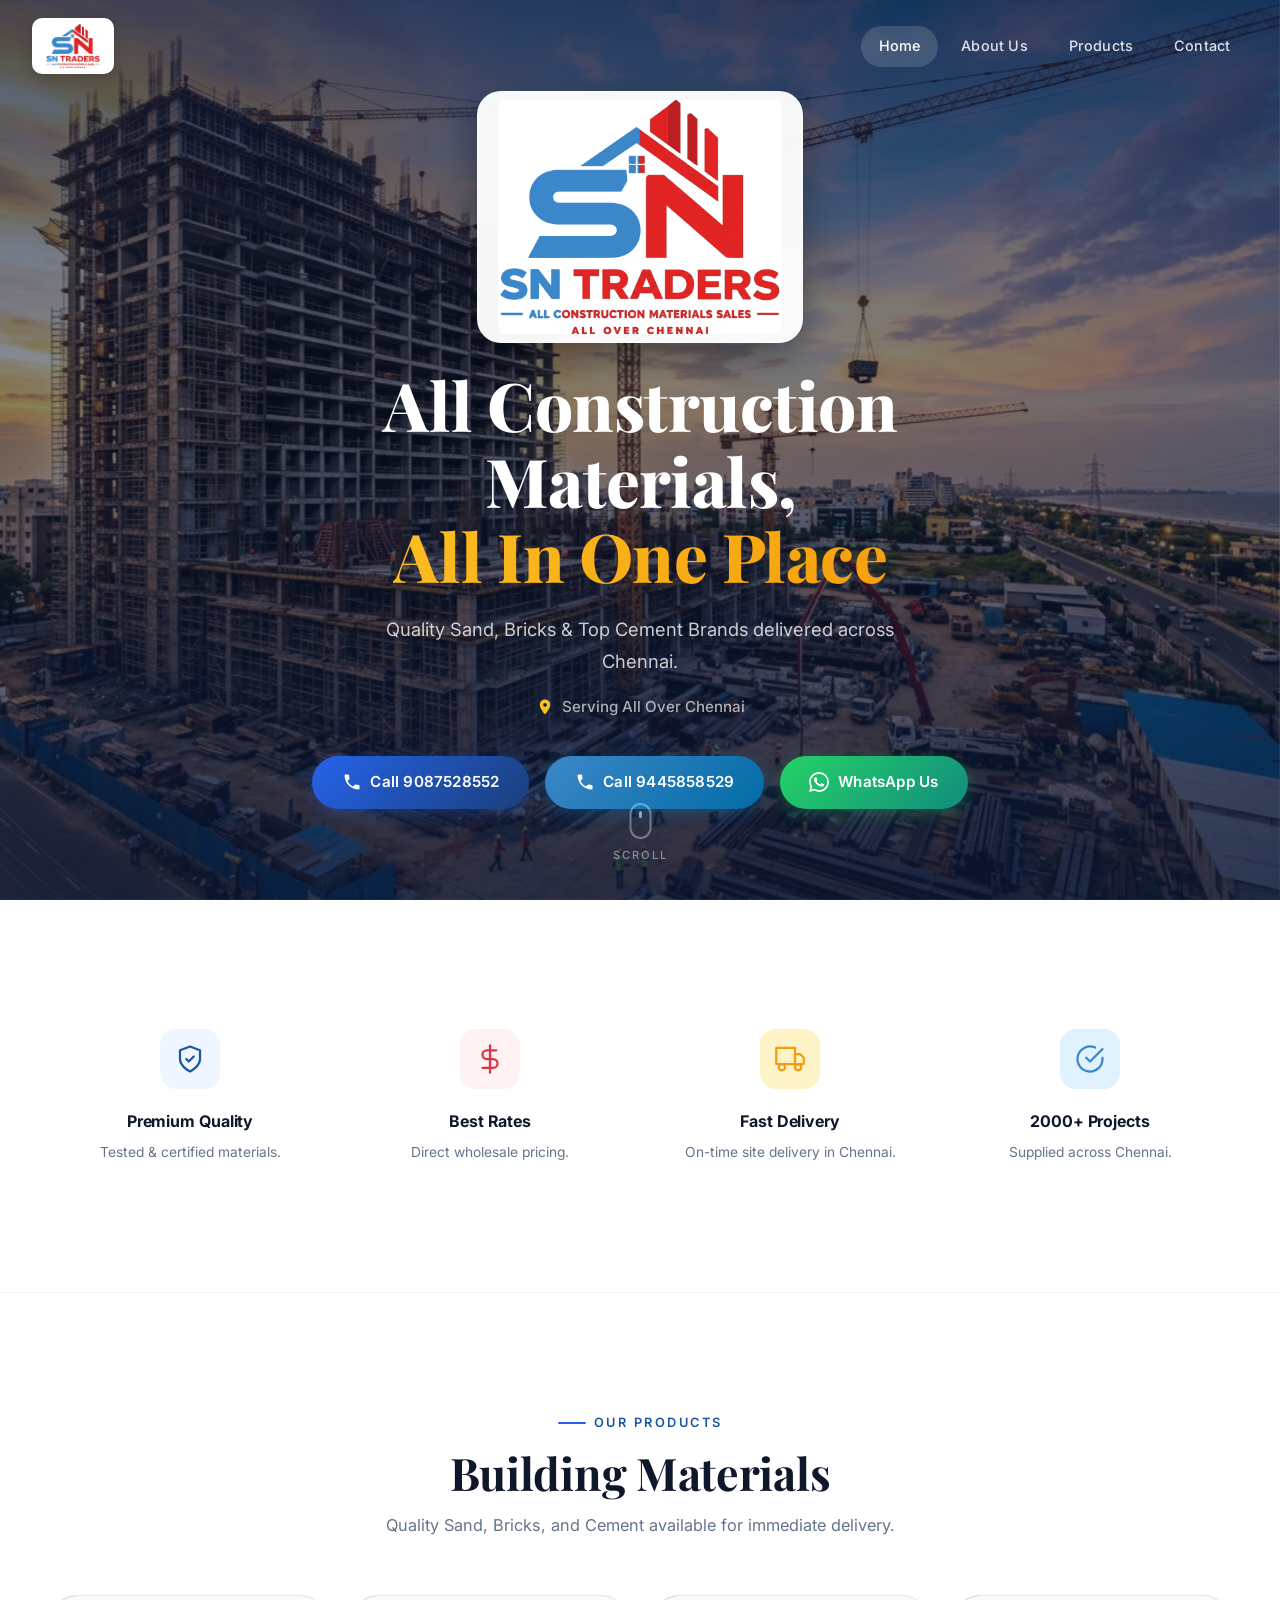
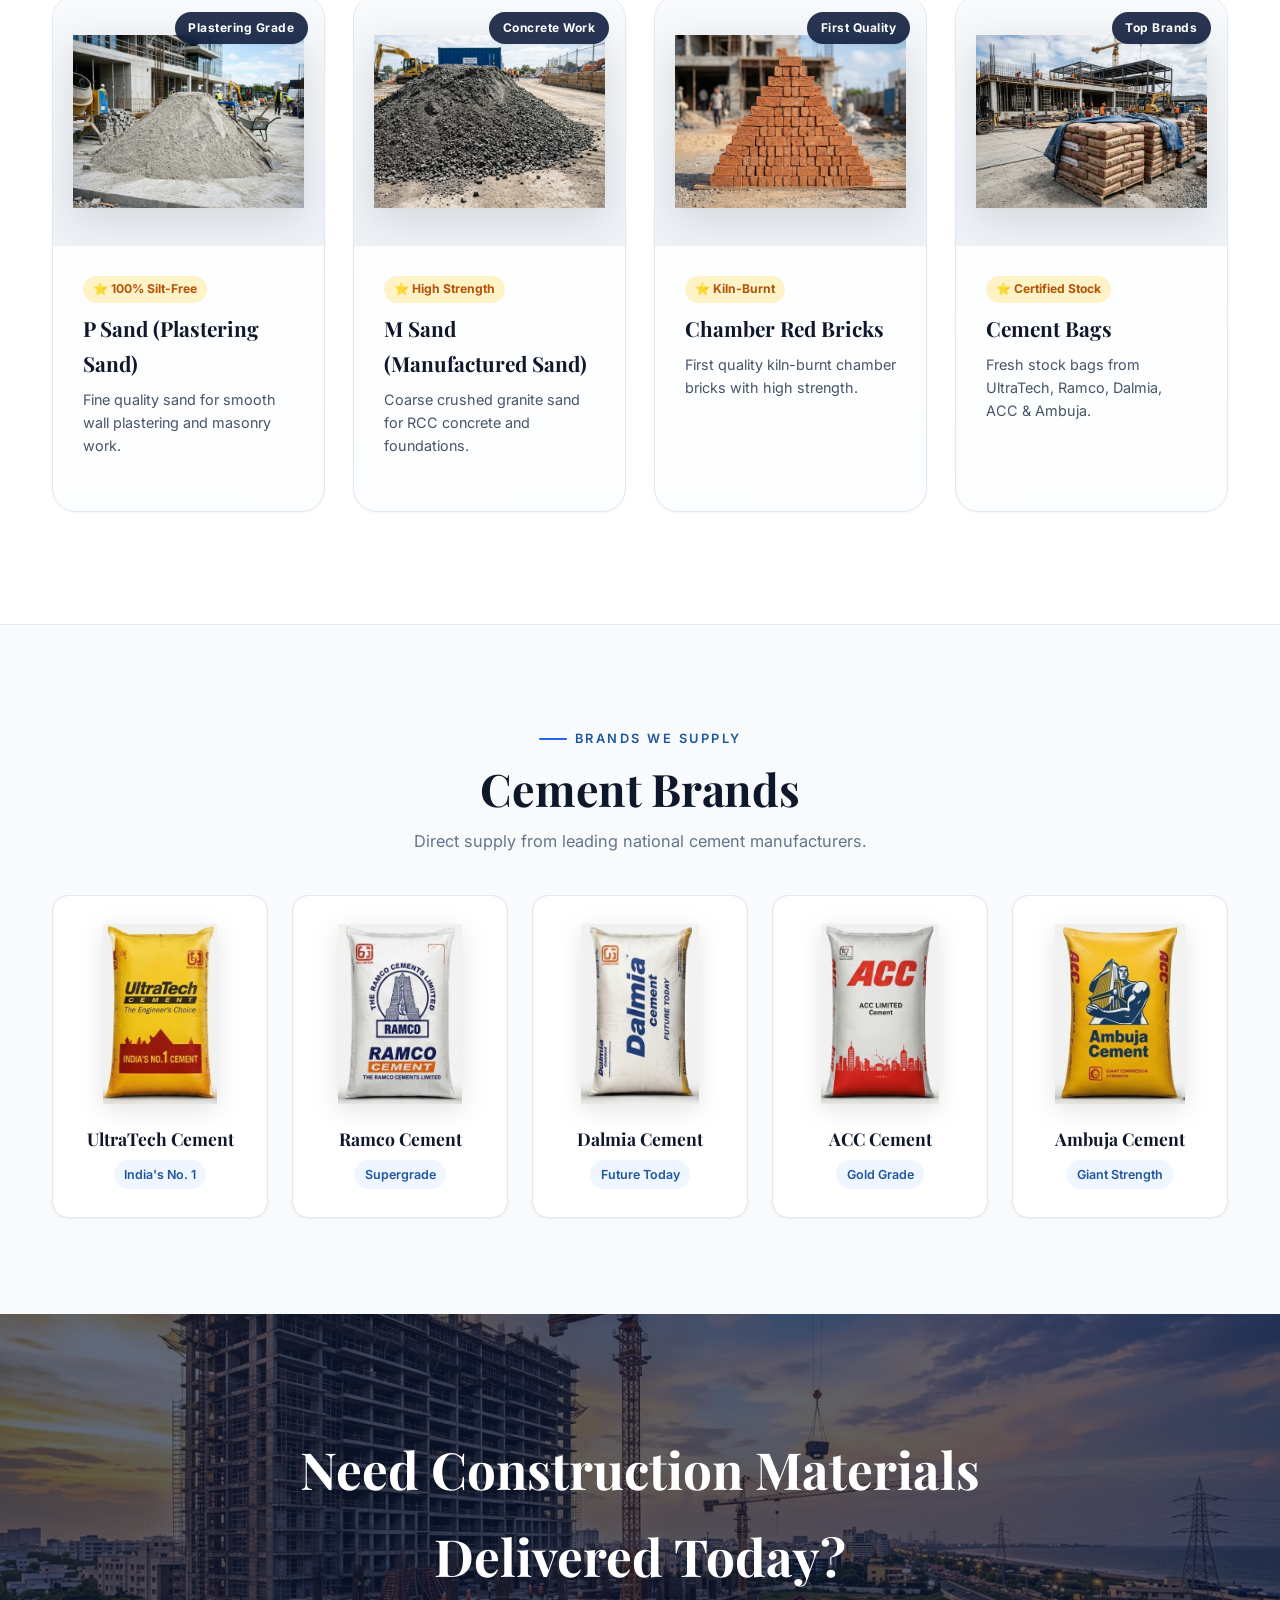
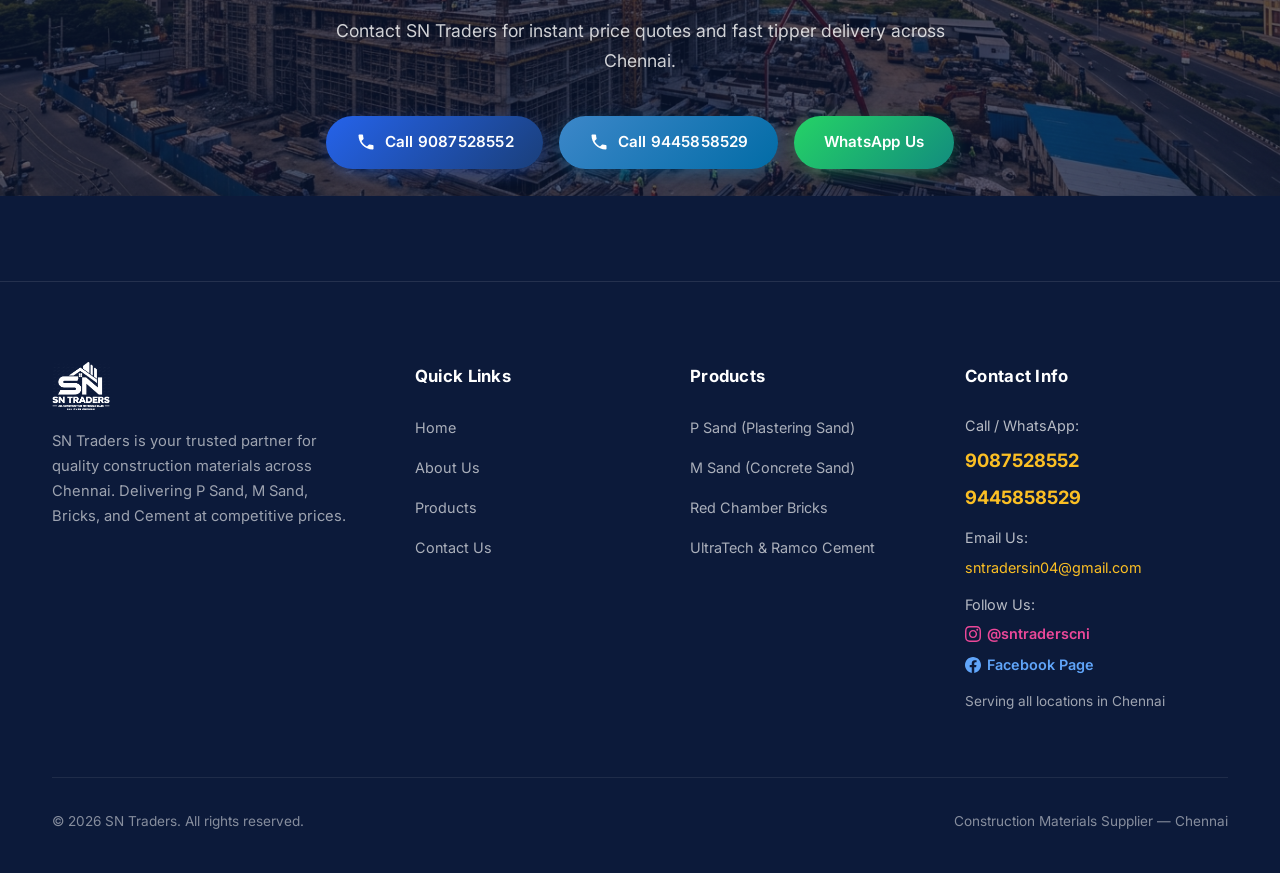
<file: index.html>
<!DOCTYPE html>
<html lang="en">
<head>
  <meta charset="UTF-8">
  <meta name="viewport" content="width=device-width, initial-scale=1.0">
  <title>SN Traders — Premium Construction Materials Sales | Chennai</title>
  <meta name="description" content="SN Traders supplies premium construction materials across Chennai — P Sand, M Sand, Red Bricks, UltraTech, Ramco, Dalmia, ACC, and Ambuja Cement. Best quality with fast delivery.">
  <link rel="stylesheet" href="style.css">
  <link rel="icon" type="image/png" href="logo.png">
</head>
<body>

  <!-- ========== PAGE LOADER ========== -->
  <div class="page-loader" id="pageLoader">
    <div class="loader-content">
      <img src="logo.png" alt="SN Traders" class="loader-logo">
      <div class="loader-line-track">
        <div class="loader-line-fill"></div>
      </div>
    </div>
  </div>

  <!-- ========== NAVIGATION ========== -->
  <nav class="navbar" id="navbar">
    <div class="container">
      <a href="index.html" class="nav-logo">
        <img src="logo.png" alt="SN Traders Logo" class="nav-logo-img">
      </a>
      <div class="nav-links" id="navLinks">
        <a href="index.html" class="active">Home</a>
        <a href="about.html">About Us</a>
        <a href="products.html">Products</a>
        <a href="contact.html">Contact</a>
      </div>
      <div class="nav-hamburger" id="navHamburger" aria-label="Toggle menu">
        <span></span><span></span><span></span>
      </div>
    </div>
  </nav>

  <!-- ========== 1. HERO SECTION ========== -->
  <section class="hero" id="home">
    <div class="hero-bg" id="heroBg">
      <img src="hero.jpg" alt="Modern construction site in Chennai" loading="eager">
    </div>
    <div class="hero-content">
      <img src="hero-logo.png" alt="SN Traders Official Logo" class="hero-logo reveal-hero" data-delay="0">
      <h1 class="reveal-hero" data-delay="1">
        All Construction Materials,<br>
        <span>All In One Place</span>
      </h1>
      <p class="hero-subtitle reveal-hero" data-delay="2">
        Quality Sand, Bricks & Top Cement Brands delivered across Chennai.
      </p>
      <div class="hero-location reveal-hero" data-delay="3">
        <svg viewBox="0 0 24 24"><path d="M12 2C8.13 2 5 5.13 5 9c0 5.25 7 13 7 13s7-7.75 7-13c0-3.87-3.13-7-7-7zm0 9.5a2.5 2.5 0 010-5 2.5 2.5 0 010 5z"/></svg>
        Serving All Over Chennai
      </div>
      <div class="hero-buttons reveal-hero" data-delay="4">
        <a href="tel:9087528552" class="btn btn-primary" id="hero-call-btn">
          <svg viewBox="0 0 24 24" fill="currentColor"><path d="M6.62 10.79c1.44 2.83 3.76 5.14 6.59 6.59l2.2-2.2c.27-.27.67-.36 1.02-.24 1.12.37 2.33.57 3.57.57.55 0 1 .45 1 1V20c0 .55-.45 1-1 1-9.39 0-17-7.61-17-17 0-.55.45-1 1-1h3.5c.55 0 1 .45 1 1 0 1.25.2 2.45.57 3.57.11.35.03.74-.25 1.02l-2.2 2.2z"/></svg>
          Call 9087528552
        </a>
        <a href="tel:9445858529" class="btn btn-green" id="hero-call-btn-2">
          <svg viewBox="0 0 24 24" fill="currentColor"><path d="M6.62 10.79c1.44 2.83 3.76 5.14 6.59 6.59l2.2-2.2c.27-.27.67-.36 1.02-.24 1.12.37 2.33.57 3.57.57.55 0 1 .45 1 1V20c0 .55-.45 1-1 1-9.39 0-17-7.61-17-17 0-.55.45-1 1-1h3.5c.55 0 1 .45 1 1 0 1.25.2 2.45.57 3.57.11.35.03.74-.25 1.02l-2.2 2.2z"/></svg>
          Call 9445858529
        </a>
        <a href="https://wa.me/919087528552?text=Hi%20SN%20Traders%2C%20I%20need%20construction%20materials%20pricing." class="btn btn-whatsapp" id="hero-wa-btn" target="_blank" rel="noopener">
          <svg viewBox="0 0 24 24" fill="currentColor"><path d="M17.472 14.382c-.297-.149-1.758-.867-2.03-.967-.273-.099-.471-.148-.67.15-.197.297-.767.966-.94 1.164-.173.199-.347.223-.644.075-.297-.15-1.255-.463-2.39-1.475-.883-.788-1.48-1.761-1.653-2.059-.173-.297-.018-.458.13-.606.134-.133.298-.347.446-.52.149-.174.198-.298.298-.497.099-.198.05-.371-.025-.52-.075-.149-.669-1.612-.916-2.207-.242-.579-.487-.5-.669-.51-.173-.008-.371-.01-.57-.01-.198 0-.52.074-.792.372-.272.297-1.04 1.016-1.04 2.479 0 1.462 1.065 2.875 1.213 3.074.149.198 2.096 3.2 5.077 4.487.709.306 1.262.489 1.694.625.712.227 1.36.195 1.871.118.571-.085 1.758-.719 2.006-1.413.248-.694.248-1.289.173-1.413-.074-.124-.272-.198-.57-.347m-5.421 7.403h-.004a9.87 9.87 0 01-5.031-1.378l-.361-.214-3.741.982.998-3.648-.235-.374a9.86 9.86 0 01-1.51-5.26c.001-5.45 4.436-9.884 9.888-9.884 2.64 0 5.122 1.03 6.988 2.898a9.825 9.825 0 012.893 6.994c-.003 5.45-4.437 9.884-9.885 9.884m8.413-18.297A11.815 11.815 0 0012.05 0C5.495 0 .16 5.335.157 11.892c0 2.096.547 4.142 1.588 5.945L.057 24l6.305-1.654a11.882 11.882 0 005.683 1.448h.005c6.554 0 11.89-5.335 11.893-11.893a11.821 11.821 0 00-3.48-8.413z"/></svg>
          WhatsApp Us
        </a>
      </div>
    </div>
    <div class="scroll-indicator" id="scrollIndicator">
      <div class="mouse"></div>
      <span>Scroll</span>
    </div>
  </section>

  <!-- ========== 2. TRUST HIGHLIGHTS ========== -->
  <section class="trust-section" id="trust">
    <div class="container">
      <div class="trust-grid">
        <div class="trust-card reveal stagger-1">
          <div class="trust-icon blue">
            <svg width="30" height="30" viewBox="0 0 24 24" fill="none" stroke="currentColor" stroke-width="1.8" stroke-linecap="round" stroke-linejoin="round"><path d="M12 22s8-4 8-10V5l-8-3-8 3v7c0 6 8 10 8 10z"/><path d="m9 12 2 2 4-4"/></svg>
          </div>
          <h3>Premium Quality</h3>
          <p>Tested & certified materials.</p>
        </div>
        <div class="trust-card reveal stagger-2">
          <div class="trust-icon red">
            <svg width="30" height="30" viewBox="0 0 24 24" fill="none" stroke="currentColor" stroke-width="1.8" stroke-linecap="round" stroke-linejoin="round"><line x1="12" y1="1" x2="12" y2="23"/><path d="M17 5H9.5a3.5 3.5 0 0 0 0 7h5a3.5 3.5 0 0 1 0 7H6"/></svg>
          </div>
          <h3>Best Rates</h3>
          <p>Direct wholesale pricing.</p>
        </div>
        <div class="trust-card reveal stagger-3">
          <div class="trust-icon yellow">
            <svg width="30" height="30" viewBox="0 0 24 24" fill="none" stroke="currentColor" stroke-width="1.8" stroke-linecap="round" stroke-linejoin="round"><rect x="1" y="3" width="15" height="13"/><polygon points="16 8 20 8 23 11 23 16 16 16 16 8"/><circle cx="5.5" cy="18.5" r="2.5"/><circle cx="18.5" cy="18.5" r="2.5"/></svg>
          </div>
          <h3>Fast Delivery</h3>
          <p>On-time site delivery in Chennai.</p>
        </div>
        <div class="trust-card reveal stagger-4">
          <div class="trust-icon green">
            <svg width="30" height="30" viewBox="0 0 24 24" fill="none" stroke="currentColor" stroke-width="1.8" stroke-linecap="round" stroke-linejoin="round"><path d="M22 11.08V12a10 10 0 1 1-5.93-9.14"/><polyline points="22 4 12 14.01 9 11.01"/></svg>
          </div>
          <h3>2000+ Projects</h3>
          <p>Supplied across Chennai.</p>
        </div>
      </div>
    </div>
  </section>

  <!-- ========== 3. PRODUCTS CATALOG ========== -->
  <section class="products-section" id="products">
    <div class="container">
      <div class="section-header reveal">
        <div class="section-label">Our Products</div>
        <h2>Building Materials</h2>
        <p>Quality Sand, Bricks, and Cement available for immediate delivery.</p>
      </div>

      <div class="products-grid">
        <!-- P Sand -->
        <div class="product-card product-card-premium reveal stagger-1">
          <div class="product-image">
            <img src="psand.jpg" alt="P Sand (Plastering Sand)">
            <span class="product-badge">Plastering Grade</span>
          </div>
          <div class="product-body">
            <div class="product-rating">⭐ 100% Silt-Free</div>
            <h3>P Sand (Plastering Sand)</h3>
            <p>Fine quality sand for smooth wall plastering and masonry work.</p>
          </div>
        </div>

        <!-- M Sand -->
        <div class="product-card product-card-premium reveal stagger-2">
          <div class="product-image">
            <img src="msand.jpg" alt="M Sand (Manufactured Sand)">
            <span class="product-badge">Concrete Work</span>
          </div>
          <div class="product-body">
            <div class="product-rating">⭐ High Strength</div>
            <h3>M Sand (Manufactured Sand)</h3>
            <p>Coarse crushed granite sand for RCC concrete and foundations.</p>
          </div>
        </div>

        <!-- Red Bricks -->
        <div class="product-card product-card-premium reveal stagger-3">
          <div class="product-image">
            <img src="bricks.jpg" alt="Chamber Red Bricks">
            <span class="product-badge">First Quality</span>
          </div>
          <div class="product-body">
            <div class="product-rating">⭐ Kiln-Burnt</div>
            <h3>Chamber Red Bricks</h3>
            <p>First quality kiln-burnt chamber bricks with high strength.</p>
          </div>
        </div>

        <!-- Cement Product -->
        <div class="product-card product-card-premium reveal stagger-1">
          <div class="product-image">
            <img src="cement-single.jpg" alt="Cement Bags">
            <span class="product-badge">Top Brands</span>
          </div>
          <div class="product-body">
            <div class="product-rating">⭐ Certified Stock</div>
            <h3>Cement Bags</h3>
            <p>Fresh stock bags from UltraTech, Ramco, Dalmia, ACC & Ambuja.</p>
          </div>
        </div>

      </div>
    </div>
  </section>

  <!-- ========== 4. CEMENT BRANDS SECTION ========== -->
  <section class="brands-section" id="cement-brands">
    <div class="container">
      <div class="section-header reveal" style="margin-bottom: 1.5rem;">
        <div class="section-label">Brands We Supply</div>
        <h2>Cement Brands</h2>
        <p>Direct supply from leading national cement manufacturers.</p>
      </div>
      <div class="brand-cards-grid">
        <div class="cement-brand-card reveal stagger-1">
          <div class="cement-brand-img-box">
            <img src="cement-ultratech.png" alt="UltraTech Cement">
          </div>
          <h4>UltraTech Cement</h4>
          <span class="cement-brand-tag">India's No. 1</span>
        </div>

        <div class="cement-brand-card reveal stagger-2">
          <div class="cement-brand-img-box">
            <img src="cement-ramco.png" alt="Ramco Cement">
          </div>
          <h4>Ramco Cement</h4>
          <span class="cement-brand-tag">Supergrade</span>
        </div>

        <div class="cement-brand-card reveal stagger-3">
          <div class="cement-brand-img-box">
            <img src="cement-dalmia.png" alt="Dalmia Cement">
          </div>
          <h4>Dalmia Cement</h4>
          <span class="cement-brand-tag">Future Today</span>
        </div>

        <div class="cement-brand-card reveal stagger-4">
          <div class="cement-brand-img-box">
            <img src="cement-acc.png" alt="ACC Cement">
          </div>
          <h4>ACC Cement</h4>
          <span class="cement-brand-tag">Gold Grade</span>
        </div>

        <div class="cement-brand-card reveal stagger-5">
          <div class="cement-brand-img-box">
            <img src="cement-ambuja.png" alt="Ambuja Cement">
          </div>
          <h4>Ambuja Cement</h4>
          <span class="cement-brand-tag">Giant Strength</span>
        </div>
      </div>
    </div>
  </section>

  <!-- ========== 5. FINAL CALL TO ACTION ========== -->
  <section class="final-cta">
    <div class="final-cta-bg">
      <img src="hero.jpg" alt="Construction background">
    </div>
    <div class="final-cta-content reveal">
      <h2>Need Construction Materials Delivered Today?</h2>
      <p>Contact SN Traders for instant price quotes and fast tipper delivery across Chennai.</p>
      <div class="hero-buttons">
        <a href="tel:9087528552" class="btn btn-primary">
          <svg viewBox="0 0 24 24" fill="currentColor"><path d="M6.62 10.79c1.44 2.83 3.76 5.14 6.59 6.59l2.2-2.2c.27-.27.67-.36 1.02-.24 1.12.37 2.33.57 3.57.57.55 0 1 .45 1 1V20c0 .55-.45 1-1 1-9.39 0-17-7.61-17-17 0-.55.45-1 1-1h3.5c.55 0 1 .45 1 1 0 1.25.2 2.45.57 3.57.11.35.03.74-.25 1.02l-2.2 2.2z"/></svg>
          Call 9087528552
        </a>
        <a href="tel:9445858529" class="btn btn-green">
          <svg viewBox="0 0 24 24" fill="currentColor"><path d="M6.62 10.79c1.44 2.83 3.76 5.14 6.59 6.59l2.2-2.2c.27-.27.67-.36 1.02-.24 1.12.37 2.33.57 3.57.57.55 0 1 .45 1 1V20c0 .55-.45 1-1 1-9.39 0-17-7.61-17-17 0-.55.45-1 1-1h3.5c.55 0 1 .45 1 1 0 1.25.2 2.45.57 3.57.11.35.03.74-.25 1.02l-2.2 2.2z"/></svg>
          Call 9445858529
        </a>
        <a href="https://wa.me/919087528552?text=Hi%20SN%20Traders%2C%20I%20want%20to%20place%20an%20order." class="btn btn-whatsapp" target="_blank" rel="noopener">
          WhatsApp Us
        </a>
      </div>
    </div>
  </section>

  <!-- ========== FOOTER ========== -->
  <footer class="footer">
    <div class="container">
      <div class="footer-grid">
        <div class="footer-brand">
          <img src="logo-white.png" alt="SN Traders Logo" style="height: 48px;">
          <p>SN Traders is your trusted partner for quality construction materials across Chennai. Delivering P Sand, M Sand, Bricks, and Cement at competitive prices.</p>
        </div>
        <div>
          <h4 class="footer-heading">Quick Links</h4>
          <ul class="footer-links">
            <li><a href="index.html">Home</a></li>
            <li><a href="about.html">About Us</a></li>
            <li><a href="products.html">Products</a></li>
            <li><a href="contact.html">Contact Us</a></li>
          </ul>
        </div>
        <div>
          <h4 class="footer-heading">Products</h4>
          <ul class="footer-links">
            <li><a href="products.html">P Sand (Plastering Sand)</a></li>
            <li><a href="products.html">M Sand (Concrete Sand)</a></li>
            <li><a href="products.html">Red Chamber Bricks</a></li>
            <li><a href="products.html">UltraTech & Ramco Cement</a></li>
          </ul>
        </div>
        <div>
          <h4 class="footer-heading">Contact Info</h4>
          <p style="color: rgba(255,255,255,.7); font-size: .9rem; margin-bottom: .4rem;">Call / WhatsApp:</p>
          <div style="display: flex; flex-direction: column; gap: 0.35rem; margin-bottom: 0.8rem;">
            <a href="tel:9087528552" style="font-size: 1.15rem; font-weight: 700; color: var(--yellow-400);">9087528552</a>
            <a href="tel:9445858529" style="font-size: 1.15rem; font-weight: 700; color: var(--yellow-400);">9445858529</a>
          </div>
          <p style="color: rgba(255,255,255,.7); font-size: .9rem; margin-bottom: .3rem;">Email Us:</p>
          <a href="mailto:sntradersin04@gmail.com" style="color: var(--yellow-400); font-size: 0.9rem; word-break: break-all; display: block; margin-bottom: 0.8rem;">sntradersin04@gmail.com</a>
          <p style="color: rgba(255,255,255,.7); font-size: .9rem; margin-bottom: .3rem;">Follow Us:</p>
          <div style="display: flex; flex-direction: column; gap: 0.4rem; margin-bottom: 0.4rem;">
            <a href="https://www.instagram.com/sntraderscni?stkn=MTVoZWVzMjdoejNxeA==" target="_blank" rel="noopener" style="color: #ec4899; font-weight: 600; font-size: 0.9rem; display: inline-flex; align-items: center; gap: 0.35rem;">
              <svg width="16" height="16" viewBox="0 0 24 24" fill="currentColor"><path d="M12 2.163c3.204 0 3.584.012 4.85.07 3.252.148 4.771 1.691 4.919 4.919.058 1.265.069 1.645.069 4.849 0 3.205-.012 3.584-.069 4.849-.149 3.225-1.664 4.771-4.919 4.919-1.266.058-1.644.07-4.85.07-3.204 0-3.584-.012-4.849-.07-3.26-.149-4.771-1.699-4.919-4.92-.058-1.265-.07-1.644-.07-4.849 0-3.204.013-3.583.07-4.849.149-3.227 1.664-4.771 4.919-4.919 1.266-.057 1.645-.069 4.849-.069zm0-2.163c-3.259 0-3.667.014-4.947.072-4.358.2-6.78 2.618-6.98 6.98-.059 1.281-.073 1.689-.073 4.948 0 3.259.014 3.668.072 4.948.2 4.358 2.618 6.78 6.98 6.98 1.281.058 1.689.072 4.948.072 3.259 0 3.668-.014 4.948-.072 4.354-.2 6.782-2.618 6.979-6.98.059-1.28.073-1.689.073-4.948 0-3.259-.014-3.667-.072-4.947-.196-4.354-2.617-6.78-6.979-6.98-1.281-.059-1.69-.073-4.949-.073zm0 5.838c-3.403 0-6.162 2.759-6.162 6.162s2.759 6.163 6.162 6.163 6.162-2.759 6.162-6.163c0-3.403-2.759-6.162-6.162-6.162zm0 10.162c-2.209 0-4-1.79-4-4 0-2.209 1.791-4 4-4s4 1.791 4 4c0 2.21-1.791 4-4 4zm6.406-11.845c-.796 0-1.441.645-1.441 1.44s.645 1.44 1.441 1.44c.795 0 1.439-.645 1.439-1.44s-.644-1.44-1.439-1.44z"/></svg>
              @sntraderscni
            </a>
            <a href="https://www.facebook.com/profile.php?id=61594871210640" target="_blank" rel="noopener" style="color: #60a5fa; font-weight: 600; font-size: 0.9rem; display: inline-flex; align-items: center; gap: 0.35rem;">
              <svg width="16" height="16" viewBox="0 0 24 24" fill="currentColor"><path d="M24 12.073c0-6.627-5.373-12-12-12s-12 5.373-12 12c0 5.99 4.388 10.954 10.125 11.854v-8.385H7.078v-3.47h3.047V9.43c0-3.007 1.792-4.669 4.533-4.669 1.312 0 2.686.235 2.686.235v2.953H15.83c-1.491 0-1.956.925-1.956 1.874v2.25h3.328l-.532 3.47h-2.796v8.385C19.612 23.027 24 18.062 24 12.073z"/></svg>
              Facebook Page
            </a>
          </div>
          <p style="color: rgba(255,255,255,.6); font-size: .85rem; margin-top: .8rem;">Serving all locations in Chennai</p>
        </div>
      </div>
      <div class="footer-bottom">
        <div>© 2026 SN Traders. All rights reserved.</div>
        <div>Construction Materials Supplier — Chennai</div>
      </div>
    </div>
  </footer>

  <script src="script.js"></script>
</body>
</html>
</file>
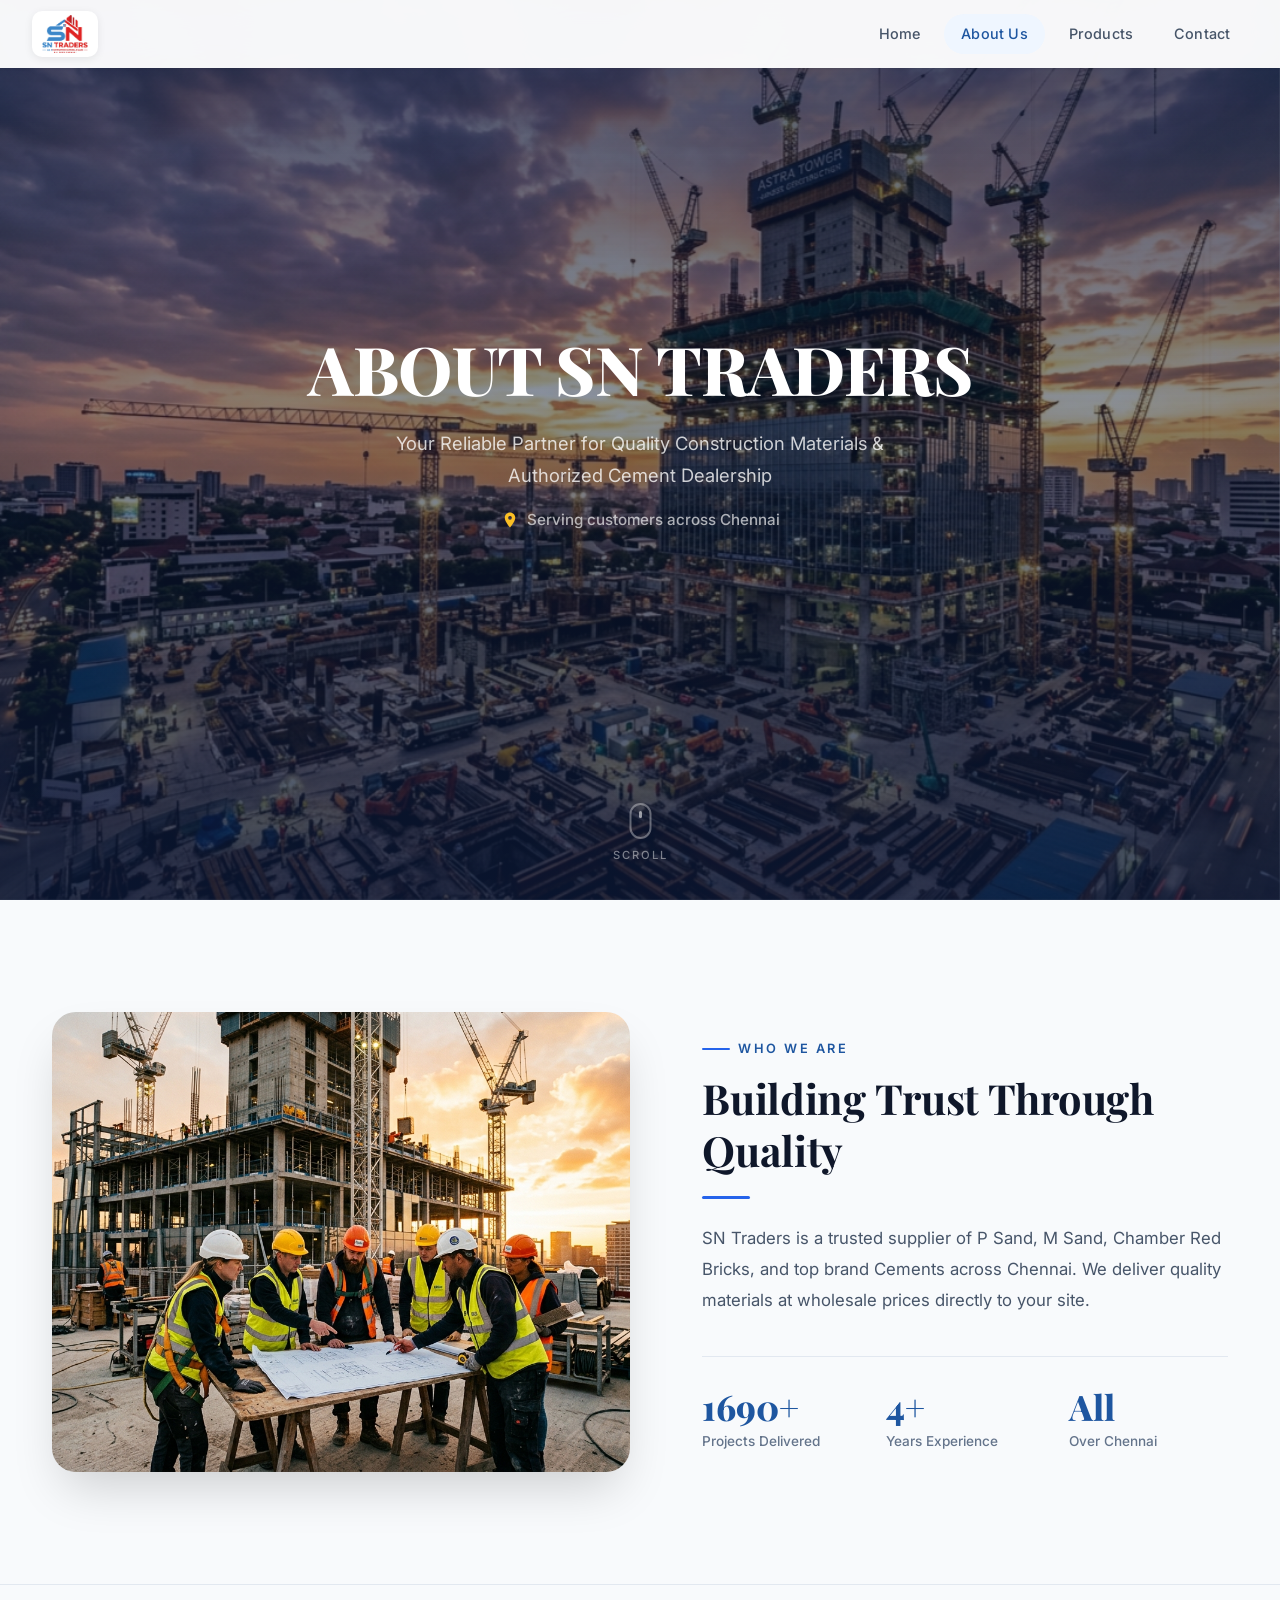
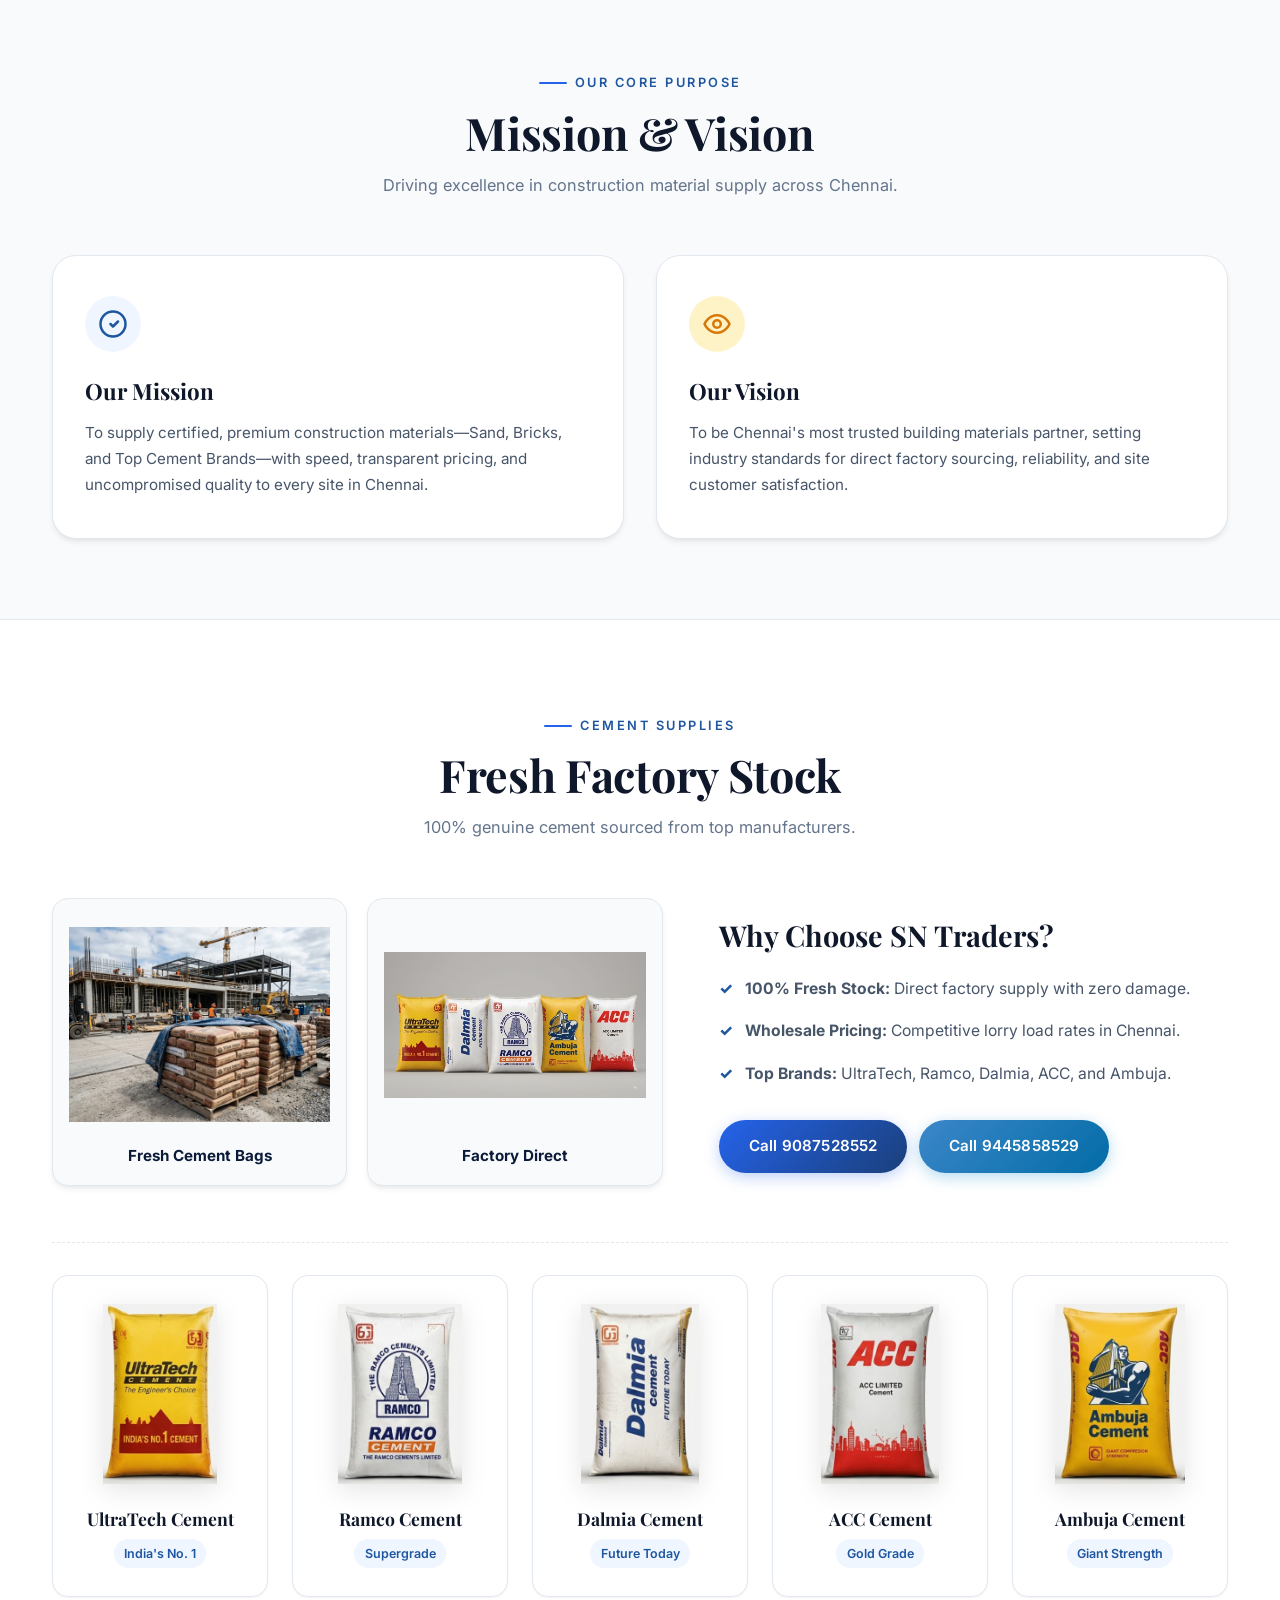
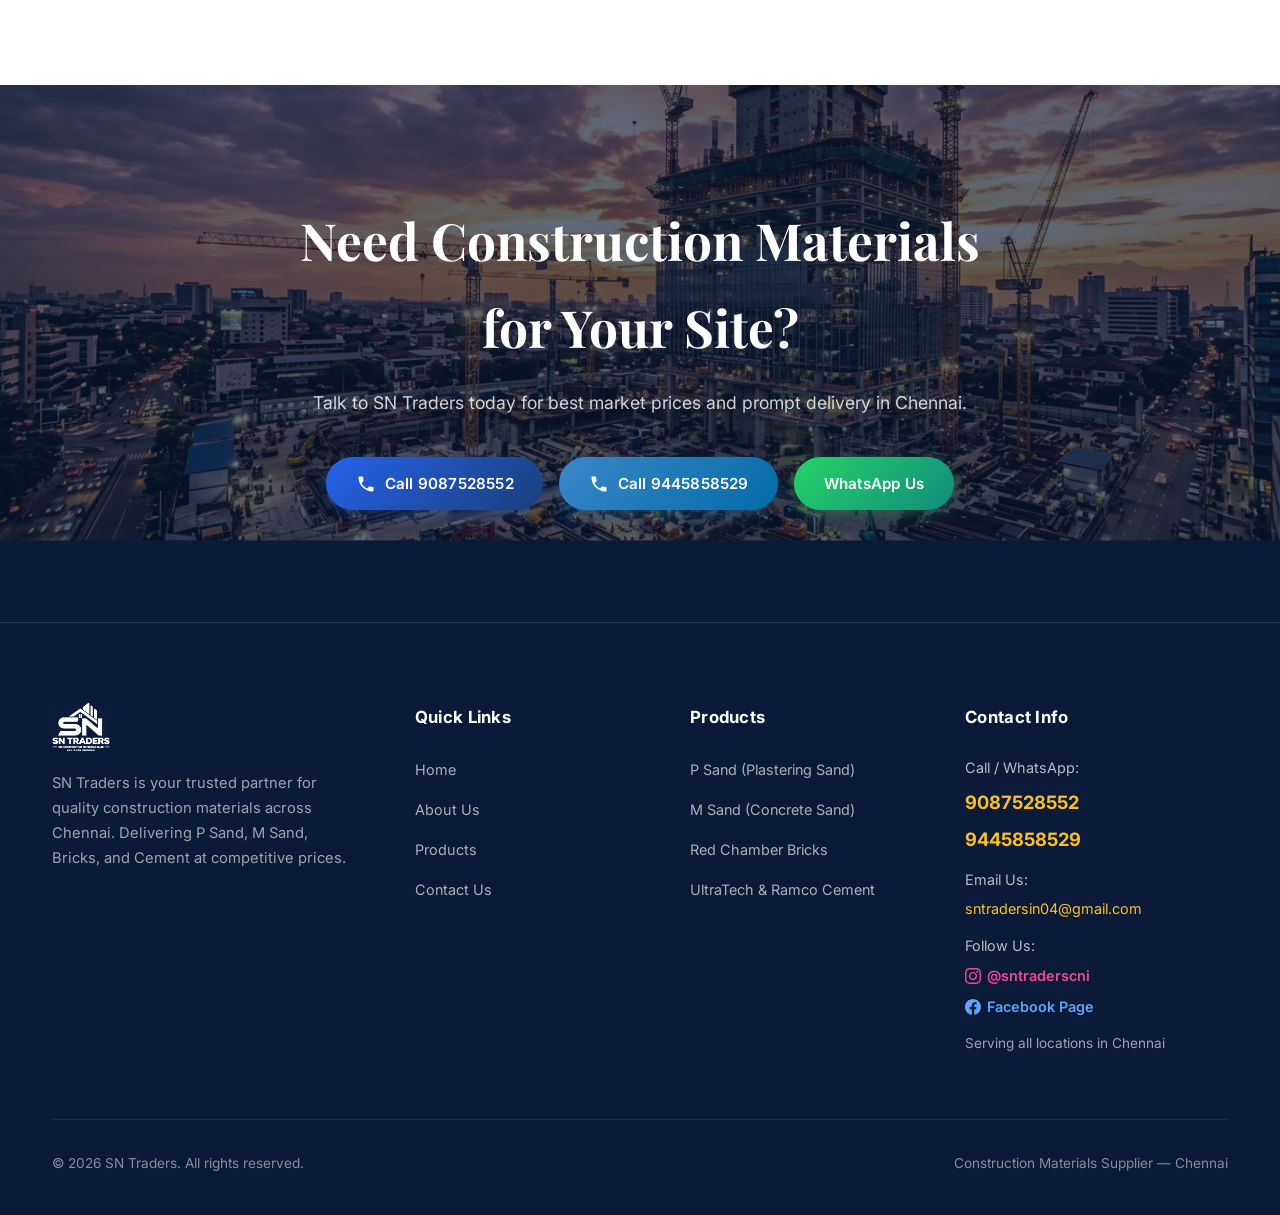
<file: about.html>
<!DOCTYPE html>
<html lang="en">
<head>
  <meta charset="UTF-8">
  <meta name="viewport" content="width=device-width, initial-scale=1.0">
  <title>About Us — SN Traders | Construction Materials Chennai</title>
  <meta name="description" content="Learn about SN Traders — Chennai's trusted supplier of premium construction materials including P Sand, M Sand, Bricks, and authorized Cement dealership with fast delivery across Chennai.">
  <link rel="stylesheet" href="style.css">
  <link rel="icon" type="image/png" href="logo.png">
</head>
<body class="inner-page">

  <!-- ========== PAGE LOADER ========== -->
  <div class="page-loader" id="pageLoader">
    <div class="loader-content">
      <img src="logo.png" alt="SN Traders" class="loader-logo">
      <div class="loader-line-track">
        <div class="loader-line-fill"></div>
      </div>
    </div>
  </div>

  <!-- ========== NAVIGATION ========== -->
  <nav class="navbar" id="navbar">
    <div class="container">
      <a href="index.html" class="nav-logo">
        <img src="logo.png" alt="SN Traders Logo" class="nav-logo-img">
      </a>
      <div class="nav-links" id="navLinks">
        <a href="index.html">Home</a>
        <a href="about.html" class="active">About Us</a>
        <a href="products.html">Products</a>
        <a href="contact.html">Contact</a>
      </div>
      <div class="nav-hamburger" id="navHamburger" aria-label="Toggle menu">
        <span></span><span></span><span></span>
      </div>
    </div>
  </nav>

  <!-- ========== 1. CINEMATIC HERO SECTION ========== -->
  <section class="hero" id="aboutHero">
    <div class="hero-bg" id="heroBg">
      <img src="about-hero.jpg" alt="Modern construction project in Chennai" loading="eager">
    </div>
    <div class="hero-content">
      <h1 class="reveal-hero" data-delay="1">
        ABOUT SN TRADERS
      </h1>
      <p class="hero-subtitle reveal-hero" data-delay="2">
        Your Reliable Partner for Quality Construction Materials & Authorized Cement Dealership
      </p>
      <div class="hero-location reveal-hero" data-delay="3">
        <svg viewBox="0 0 24 24"><path d="M12 2C8.13 2 5 5.13 5 9c0 5.25 7 13 7 13s7-7.75 7-13c0-3.87-3.13-7-7-7zm0 9.5a2.5 2.5 0 010-5 2.5 2.5 0 010 5z"/></svg>
        Serving customers across Chennai
      </div>
    </div>
    <div class="scroll-indicator" id="scrollIndicator">
      <div class="mouse"></div>
      <span>Scroll</span>
    </div>
  </section>

  <!-- ========== 2. ABOUT SN TRADERS ========== -->
  <section class="about-section" id="aboutUs">
    <div class="container">
      <div class="about-grid">
        <div class="about-image-wrapper reveal-left">
          <img src="about.jpg" alt="SN Traders construction site planning" loading="lazy">
          <div class="about-image-accent"></div>
        </div>
        <div class="about-content">
          <div class="section-label reveal">Who We Are</div>
          <h2 class="reveal">Building Trust Through Quality</h2>
          <div class="heading-accent-line reveal"></div>
          <p class="reveal">
            SN Traders is a trusted supplier of P Sand, M Sand, Chamber Red Bricks, and top brand Cements across Chennai. We deliver quality materials at wholesale prices directly to your site.
          </p>
          <div class="about-stats reveal">
            <div class="about-stat">
              <div class="stat-number">2000+</div>
              <div class="stat-label">Projects Delivered</div>
            </div>
            <div class="about-stat">
              <div class="stat-number">5+</div>
              <div class="stat-label">Years Experience</div>
            </div>
            <div class="about-stat">
              <div class="stat-number">All</div>
              <div class="stat-label">Over Chennai</div>
            </div>
          </div>
        </div>
      </div>
    </div>
  </section>

  <!-- ========== 2.5 MISSION & VISION SECTION ========== -->
  <section class="mission-vision-section" style="padding: 5rem 0; background: var(--gray-50); border-top: 1px solid var(--gray-200);">
    <div class="container">
      <div class="section-header reveal">
        <div class="section-label">Our Core Purpose</div>
        <h2>Mission & Vision</h2>
        <p>Driving excellence in construction material supply across Chennai.</p>
      </div>

      <div class="mission-vision-grid" style="display: grid; grid-template-columns: repeat(2, 1fr); gap: 2rem; margin-top: 2rem;">
        <div class="mv-card reveal stagger-1" style="background: var(--white); padding: 2.5rem 2rem; border-radius: var(--radius-xl); border: 1px solid var(--gray-200); box-shadow: var(--shadow-md); transition: transform 0.35s ease;">
          <div style="width: 56px; height: 56px; border-radius: 50%; background: var(--blue-50); color: var(--blue-600); display: flex; align-items: center; justify-content: center; margin-bottom: 1.25rem;">
            <svg width="30" height="30" viewBox="0 0 24 24" fill="none" stroke="currentColor" stroke-width="2" stroke-linecap="round" stroke-linejoin="round"><circle cx="12" cy="12" r="10"/><path d="m16 10-4 4-2-2"/></svg>
          </div>
          <h3 style="font-family: var(--font-display); font-size: 1.4rem; font-weight: 700; color: var(--gray-900); margin-bottom: 0.6rem;">Our Mission</h3>
          <p style="color: var(--gray-600); font-size: 0.95rem; line-height: 1.7;">To supply certified, premium construction materials—Sand, Bricks, and Top Cement Brands—with speed, transparent pricing, and uncompromised quality to every site in Chennai.</p>
        </div>

        <div class="mv-card reveal stagger-2" style="background: var(--white); padding: 2.5rem 2rem; border-radius: var(--radius-xl); border: 1px solid var(--gray-200); box-shadow: var(--shadow-md); transition: transform 0.35s ease;">
          <div style="width: 56px; height: 56px; border-radius: 50%; background: #fef3c7; color: #d97706; display: flex; align-items: center; justify-content: center; margin-bottom: 1.25rem;">
            <svg width="30" height="30" viewBox="0 0 24 24" fill="none" stroke="currentColor" stroke-width="2" stroke-linecap="round" stroke-linejoin="round"><path d="M2 12s3-7 10-7 10 7 10 7-3 7-10 7-10-7-10-7z"/><circle cx="12" cy="12" r="3"/></svg>
          </div>
          <h3 style="font-family: var(--font-display); font-size: 1.4rem; font-weight: 700; color: var(--gray-900); margin-bottom: 0.6rem;">Our Vision</h3>
          <p style="color: var(--gray-600); font-size: 0.95rem; line-height: 1.7;">To be Chennai's most trusted building materials partner, setting industry standards for direct factory sourcing, reliability, and site customer satisfaction.</p>
        </div>
      </div>
    </div>
  </section>

  <!-- ========== 3. CEMENT DEALERSHIP SHOWCASE SECTION ========== -->
  <section style="padding: 5.5rem 0; background: var(--white); border-top: 1px solid var(--gray-200);">
    <div class="container">
      <div class="section-header reveal">
        <div class="section-label">Cement Supplies</div>
        <h2>Fresh Factory Stock</h2>
        <p>100% genuine cement sourced from top manufacturers.</p>
      </div>

      <div style="display: grid; grid-template-columns: 1.2fr 1fr; gap: 3.5rem; align-items: center; margin-bottom: 3.5rem;">
        <div class="reveal-left">
          <div style="display: grid; grid-template-columns: repeat(2, 1fr); gap: 1.25rem;">
            <div style="border-radius: var(--radius-lg); overflow: hidden; box-shadow: var(--shadow-md); border: 1px solid var(--gray-200); background: #f8fafc; padding: 1rem; text-align: center;">
              <img src="cement-single.jpg" alt="Premium Cement Bag Supply" style="height: 220px; object-fit: contain; margin: 0 auto;">
              <div style="font-weight: 700; font-size: 0.95rem; margin-top: 0.5rem; color: var(--blue-900);">Fresh Cement Bags</div>
            </div>
            <div style="border-radius: var(--radius-lg); overflow: hidden; box-shadow: var(--shadow-md); border: 1px solid var(--gray-200); background: #f8fafc; padding: 1rem; text-align: center;">
              <img src="cement-quality.jpg" alt="Quality Cement Warehouse Supply" style="height: 220px; object-fit: contain; margin: 0 auto;">
              <div style="font-weight: 700; font-size: 0.95rem; margin-top: 0.5rem; color: var(--blue-900);">Factory Direct</div>
            </div>
          </div>
        </div>

        <div class="reveal-right">
          <h3 style="font-family: var(--font-display); font-size: 1.8rem; font-weight: 700; color: var(--gray-900); margin-bottom: 1rem;">Why Choose SN Traders?</h3>
          <ul style="display: flex; flex-direction: column; gap: 1rem; color: var(--gray-600); font-size: 0.98rem;">
            <li style="display: flex; gap: 0.75rem; align-items: flex-start;">
              <span style="color: var(--blue-600); font-weight: 800;">✓</span>
              <div><strong>100% Fresh Stock:</strong> Direct factory supply with zero damage.</div>
            </li>
            <li style="display: flex; gap: 0.75rem; align-items: flex-start;">
              <span style="color: var(--blue-600); font-weight: 800;">✓</span>
              <div><strong>Wholesale Pricing:</strong> Competitive lorry load rates in Chennai.</div>
            </li>
            <li style="display: flex; gap: 0.75rem; align-items: flex-start;">
              <span style="color: var(--blue-600); font-weight: 800;">✓</span>
              <div><strong>Top Brands:</strong> UltraTech, Ramco, Dalmia, ACC, and Ambuja.</div>
            </li>
          </ul>
          <div style="margin-top: 2rem; display: flex; gap: 0.75rem; flex-wrap: wrap;">
            <a href="tel:9087528552" class="btn btn-primary">Call 9087528552</a>
            <a href="tel:9445858529" class="btn btn-green">Call 9445858529</a>
          </div>
        </div>
      </div>

      <!-- Cement Brand Cards Grid -->
      <div class="brand-cards-grid" style="margin-top: 2rem; padding-top: 2rem; border-top: 1px dashed var(--gray-200);">
        <div class="cement-brand-card reveal stagger-1">
          <div class="cement-brand-img-box">
            <img src="cement-ultratech.png" alt="UltraTech Cement">
          </div>
          <h4>UltraTech Cement</h4>
          <span class="cement-brand-tag">India's No. 1</span>
        </div>

        <div class="cement-brand-card reveal stagger-2">
          <div class="cement-brand-img-box">
            <img src="cement-ramco.png" alt="Ramco Cement">
          </div>
          <h4>Ramco Cement</h4>
          <span class="cement-brand-tag">Supergrade</span>
        </div>

        <div class="cement-brand-card reveal stagger-3">
          <div class="cement-brand-img-box">
            <img src="cement-dalmia.png" alt="Dalmia Cement">
          </div>
          <h4>Dalmia Cement</h4>
          <span class="cement-brand-tag">Future Today</span>
        </div>

        <div class="cement-brand-card reveal stagger-4">
          <div class="cement-brand-img-box">
            <img src="cement-acc.png" alt="ACC Cement">
          </div>
          <h4>ACC Cement</h4>
          <span class="cement-brand-tag">Gold Grade</span>
        </div>

        <div class="cement-brand-card reveal stagger-5">
          <div class="cement-brand-img-box">
            <img src="cement-ambuja.png" alt="Ambuja Cement">
          </div>
          <h4>Ambuja Cement</h4>
          <span class="cement-brand-tag">Giant Strength</span>
        </div>
      </div>
    </div>
  </section>

  <!-- ========== 4. FINAL CALL TO ACTION ========== -->
  <section class="final-cta">
    <div class="final-cta-bg">
      <img src="about-hero.jpg" alt="Construction background">
    </div>
    <div class="final-cta-content reveal">
      <h2>Need Construction Materials for Your Site?</h2>
      <p>Talk to SN Traders today for best market prices and prompt delivery in Chennai.</p>
      <div class="hero-buttons">
        <a href="tel:9087528552" class="btn btn-primary">
          <svg viewBox="0 0 24 24" fill="currentColor"><path d="M6.62 10.79c1.44 2.83 3.76 5.14 6.59 6.59l2.2-2.2c.27-.27.67-.36 1.02-.24 1.12.37 2.33.57 3.57.57.55 0 1 .45 1 1V20c0 .55-.45 1-1 1-9.39 0-17-7.61-17-17 0-.55.45-1 1-1h3.5c.55 0 1 .45 1 1 0 1.25.2 2.45.57 3.57.11.35.03.74-.25 1.02l-2.2 2.2z"/></svg>
          Call 9087528552
        </a>
        <a href="tel:9445858529" class="btn btn-green">
          <svg viewBox="0 0 24 24" fill="currentColor"><path d="M6.62 10.79c1.44 2.83 3.76 5.14 6.59 6.59l2.2-2.2c.27-.27.67-.36 1.02-.24 1.12.37 2.33.57 3.57.57.55 0 1 .45 1 1V20c0 .55-.45 1-1 1-9.39 0-17-7.61-17-17 0-.55.45-1 1-1h3.5c.55 0 1 .45 1 1 0 1.25.2 2.45.57 3.57.11.35.03.74-.25 1.02l-2.2 2.2z"/></svg>
          Call 9445858529
        </a>
        <a href="https://wa.me/919087528552?text=Hi%20SN%20Traders%2C%20I%20want%20to%20know%20more%20about%20your%20services." class="btn btn-whatsapp" target="_blank" rel="noopener">
          WhatsApp Us
        </a>
      </div>
    </div>
  </section>

  <!-- ========== FOOTER ========== -->
  <footer class="footer">
    <div class="container">
      <div class="footer-grid">
        <div class="footer-brand">
          <img src="logo-white.png" alt="SN Traders Logo" style="height: 48px;">
          <p>SN Traders is your trusted partner for quality construction materials across Chennai. Delivering P Sand, M Sand, Bricks, and Cement at competitive prices.</p>
        </div>
        <div>
          <h4 class="footer-heading">Quick Links</h4>
          <ul class="footer-links">
            <li><a href="index.html">Home</a></li>
            <li><a href="about.html">About Us</a></li>
            <li><a href="products.html">Products</a></li>
            <li><a href="contact.html">Contact Us</a></li>
          </ul>
        </div>
        <div>
          <h4 class="footer-heading">Products</h4>
          <ul class="footer-links">
            <li><a href="products.html">P Sand (Plastering Sand)</a></li>
            <li><a href="products.html">M Sand (Concrete Sand)</a></li>
            <li><a href="products.html">Red Chamber Bricks</a></li>
            <li><a href="products.html">UltraTech & Ramco Cement</a></li>
          </ul>
        </div>
        <div>
          <h4 class="footer-heading">Contact Info</h4>
          <p style="color: rgba(255,255,255,.7); font-size: .9rem; margin-bottom: .4rem;">Call / WhatsApp:</p>
          <div style="display: flex; flex-direction: column; gap: 0.35rem; margin-bottom: 0.8rem;">
            <a href="tel:9087528552" style="font-size: 1.15rem; font-weight: 700; color: var(--yellow-400);">9087528552</a>
            <a href="tel:9445858529" style="font-size: 1.15rem; font-weight: 700; color: var(--yellow-400);">9445858529</a>
          </div>
          <p style="color: rgba(255,255,255,.7); font-size: .9rem; margin-bottom: .3rem;">Email Us:</p>
          <a href="mailto:sntradersin04@gmail.com" style="color: var(--yellow-400); font-size: 0.9rem; word-break: break-all; display: block; margin-bottom: 0.8rem;">sntradersin04@gmail.com</a>
          <p style="color: rgba(255,255,255,.7); font-size: .9rem; margin-bottom: .3rem;">Follow Us:</p>
          <div style="display: flex; flex-direction: column; gap: 0.4rem; margin-bottom: 0.4rem;">
            <a href="https://www.instagram.com/sntraderscni?stkn=MTVoZWVzMjdoejNxeA==" target="_blank" rel="noopener" style="color: #ec4899; font-weight: 600; font-size: 0.9rem; display: inline-flex; align-items: center; gap: 0.35rem;">
              <svg width="16" height="16" viewBox="0 0 24 24" fill="currentColor"><path d="M12 2.163c3.204 0 3.584.012 4.85.07 3.252.148 4.771 1.691 4.919 4.919.058 1.265.069 1.645.069 4.849 0 3.205-.012 3.584-.069 4.849-.149 3.225-1.664 4.771-4.919 4.919-1.266.058-1.644.07-4.85.07-3.204 0-3.584-.012-4.849-.07-3.26-.149-4.771-1.699-4.919-4.92-.058-1.265-.07-1.644-.07-4.849 0-3.204.013-3.583.07-4.849.149-3.227 1.664-4.771 4.919-4.919 1.266-.057 1.645-.069 4.849-.069zm0-2.163c-3.259 0-3.667.014-4.947.072-4.358.2-6.78 2.618-6.98 6.98-.059 1.281-.073 1.689-.073 4.948 0 3.259.014 3.668.072 4.948.2 4.358 2.618 6.78 6.98 6.98 1.281.058 1.689.072 4.948.072 3.259 0 3.668-.014 4.948-.072 4.354-.2 6.782-2.618 6.979-6.98.059-1.28.073-1.689.073-4.948 0-3.259-.014-3.667-.072-4.947-.196-4.354-2.617-6.78-6.979-6.98-1.281-.059-1.69-.073-4.949-.073zm0 5.838c-3.403 0-6.162 2.759-6.162 6.162s2.759 6.163 6.162 6.163 6.162-2.759 6.162-6.163c0-3.403-2.759-6.162-6.162-6.162zm0 10.162c-2.209 0-4-1.79-4-4 0-2.209 1.791-4 4-4s4 1.791 4 4c0 2.21-1.791 4-4 4zm6.406-11.845c-.796 0-1.441.645-1.441 1.44s.645 1.44 1.441 1.44c.795 0 1.439-.645 1.439-1.44s-.644-1.44-1.439-1.44z"/></svg>
              @sntraderscni
            </a>
            <a href="https://www.facebook.com/profile.php?id=61594871210640" target="_blank" rel="noopener" style="color: #60a5fa; font-weight: 600; font-size: 0.9rem; display: inline-flex; align-items: center; gap: 0.35rem;">
              <svg width="16" height="16" viewBox="0 0 24 24" fill="currentColor"><path d="M24 12.073c0-6.627-5.373-12-12-12s-12 5.373-12 12c0 5.99 4.388 10.954 10.125 11.854v-8.385H7.078v-3.47h3.047V9.43c0-3.007 1.792-4.669 4.533-4.669 1.312 0 2.686.235 2.686.235v2.953H15.83c-1.491 0-1.956.925-1.956 1.874v2.25h3.328l-.532 3.47h-2.796v8.385C19.612 23.027 24 18.062 24 12.073z"/></svg>
              Facebook Page
            </a>
          </div>
          <p style="color: rgba(255,255,255,.6); font-size: .85rem; margin-top: .8rem;">Serving all locations in Chennai</p>
        </div>
      </div>
      <div class="footer-bottom">
        <div>© 2026 SN Traders. All rights reserved.</div>
        <div>Construction Materials Supplier — Chennai</div>
      </div>
    </div>
  </footer>

  <script src="script.js"></script>
</body>
</html>
</file>
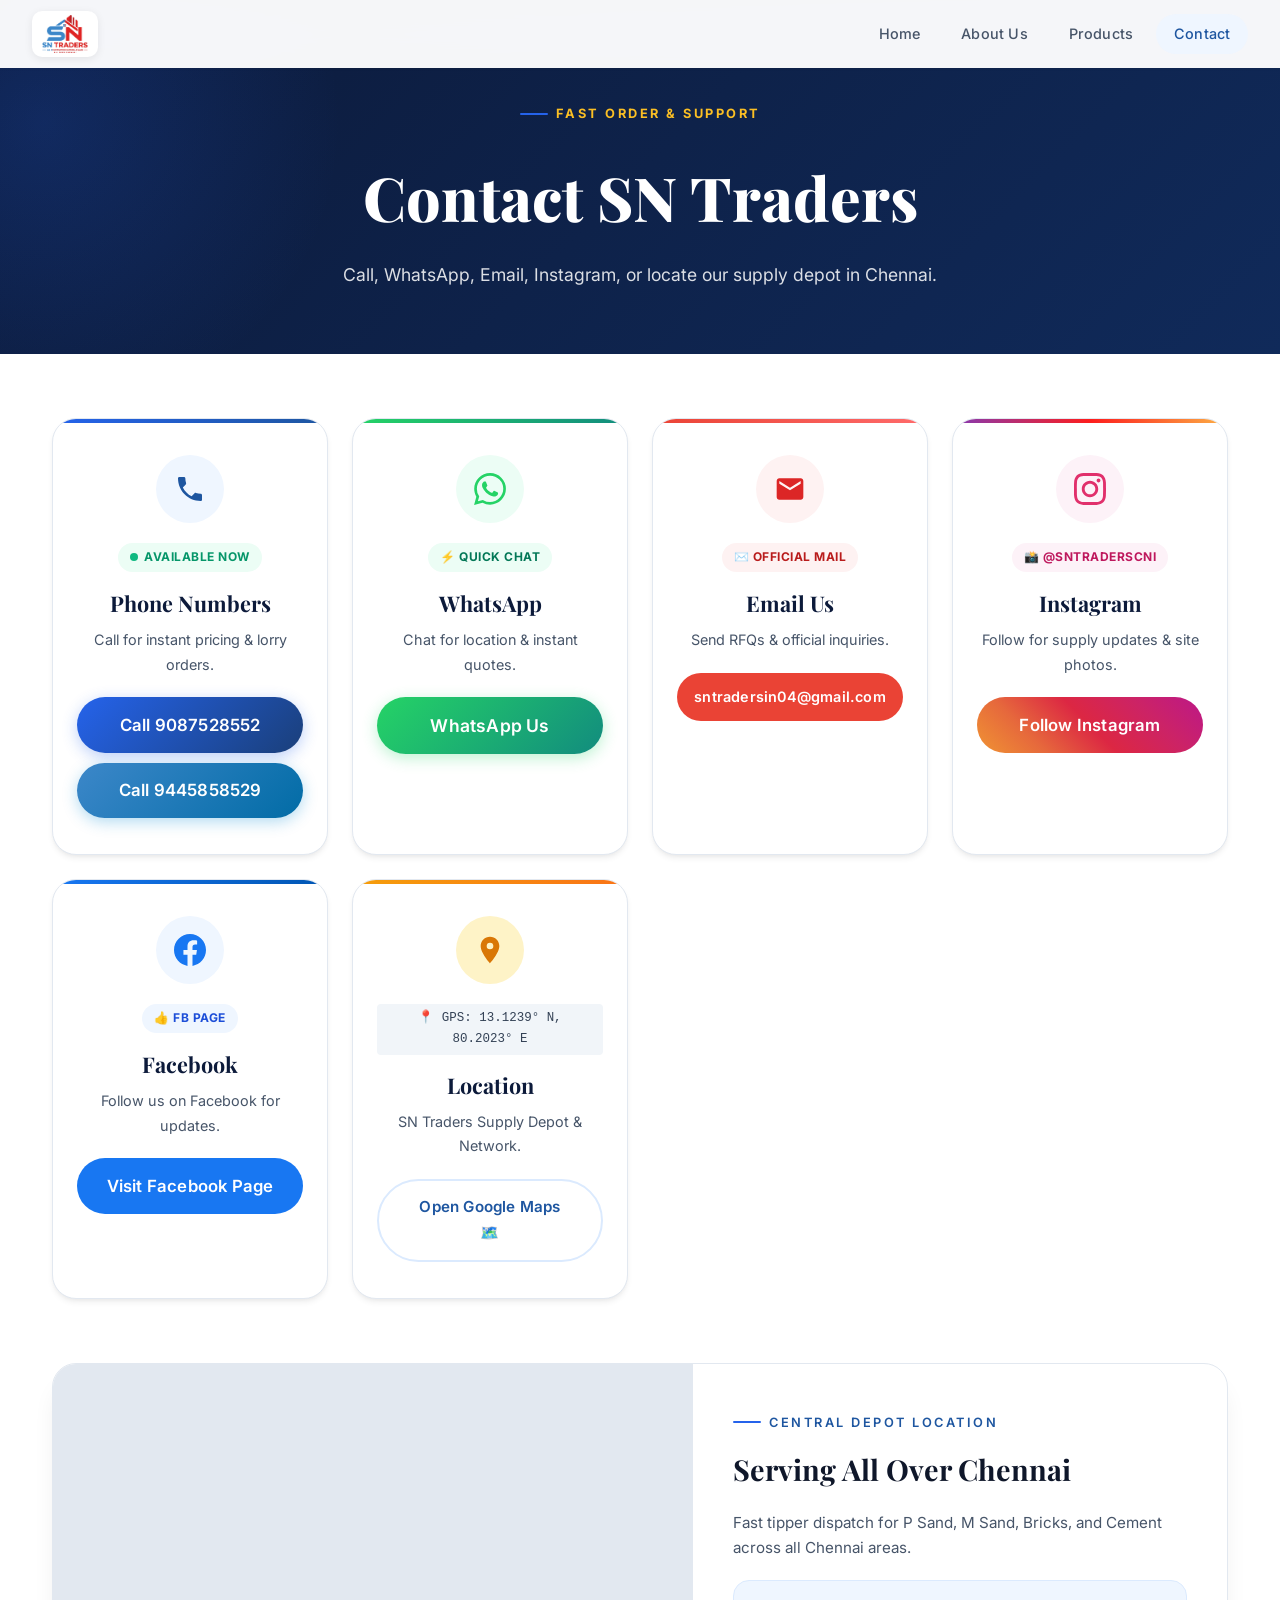
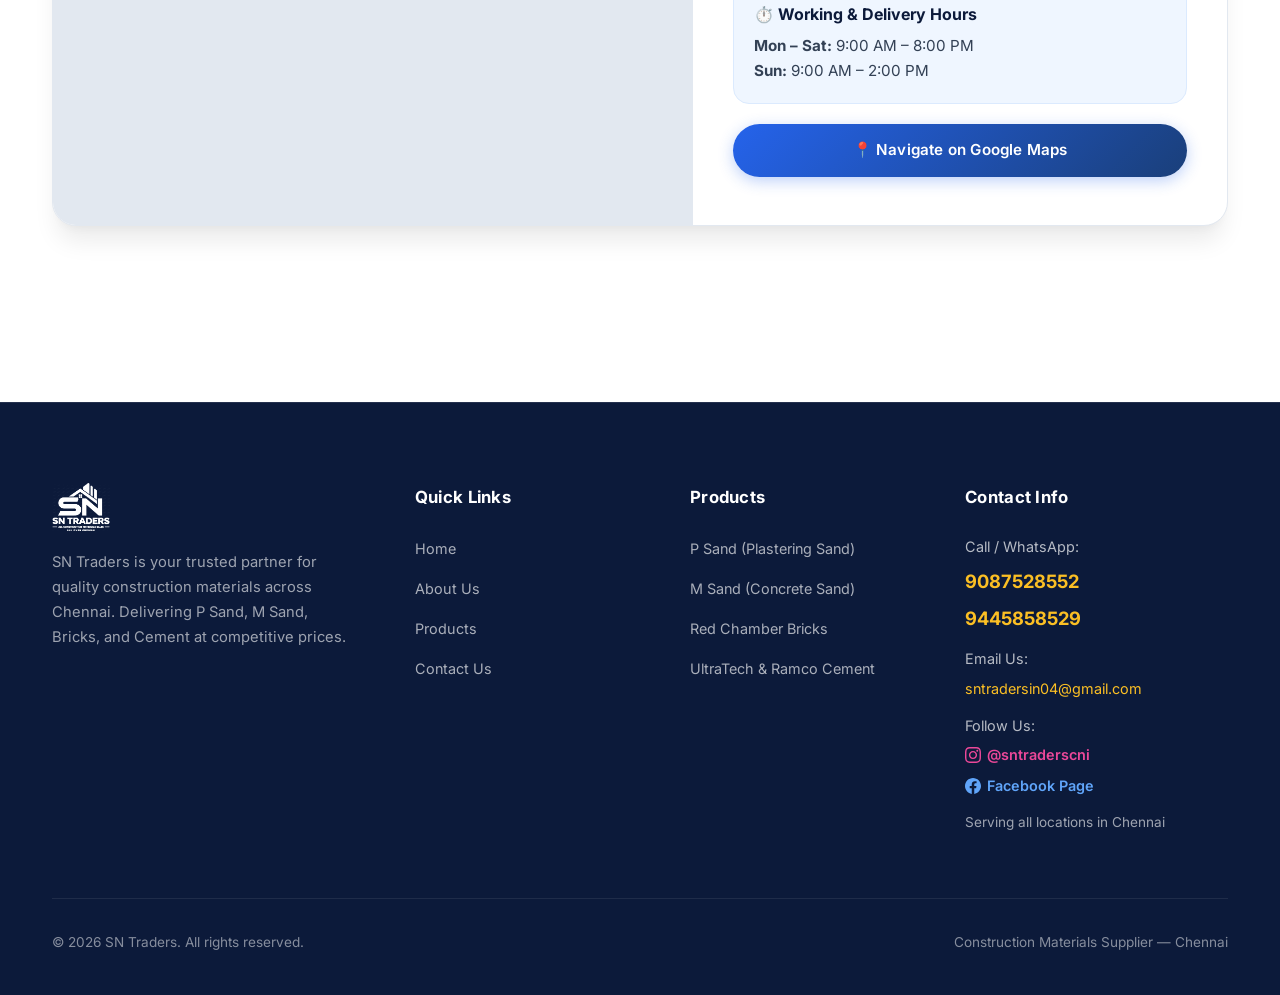
<file: contact.html>
<!DOCTYPE html>
<html lang="en">
<head>
  <meta charset="UTF-8">
  <meta name="viewport" content="width=device-width, initial-scale=1.0">
  <title>Contact Us — SN Traders | Construction Materials Chennai</title>
  <meta name="description" content="Contact SN Traders for P Sand, M Sand, Bricks, and Cement orders across Chennai. Call 9087528552 for instant quotes and fast site delivery.">
  <link rel="stylesheet" href="style.css">
  <link rel="icon" type="image/png" href="logo.png">
</head>
<body class="inner-page">

  <!-- ========== PAGE LOADER ========== -->
  <div class="page-loader" id="pageLoader">
    <div class="loader-content">
      <img src="logo.png" alt="SN Traders" class="loader-logo">
      <div class="loader-line-track">
        <div class="loader-line-fill"></div>
      </div>
    </div>
  </div>

  <!-- ========== NAVIGATION ========== -->
  <nav class="navbar" id="navbar">
    <div class="container">
      <a href="index.html" class="nav-logo">
        <img src="logo.png" alt="SN Traders Logo" class="nav-logo-img">
      </a>
      <div class="nav-links" id="navLinks">
        <a href="index.html">Home</a>
        <a href="about.html">About Us</a>
        <a href="products.html">Products</a>
        <a href="contact.html" class="active">Contact</a>
      </div>
      <div class="nav-hamburger" id="navHamburger" aria-label="Toggle menu">
        <span></span><span></span><span></span>
      </div>
    </div>
  </nav>

  <!-- ========== HERO SECTION ========== -->
  <section class="contact-hero-creative">
    <div class="container">
      <div class="section-label" style="color: var(--yellow-400); font-weight: 700;">Fast Order & Support</div>
      <h1 style="font-family: var(--font-display); font-size: clamp(2.2rem, 5vw, 3.8rem); font-weight: 800; margin-top: 0.5rem; color: var(--white);">
        Contact SN Traders
      </h1>
      <p style="font-size: 1.1rem; color: rgba(255,255,255,0.85); max-width: 650px; margin: 0.75rem auto 0;">
        Call, WhatsApp, Email, Instagram, or locate our supply depot in Chennai.
      </p>
    </div>
  </section>

  <!-- ========== CREATIVE CONTACT CARDS ========== -->
  <section class="products-section" style="padding-top: 4rem;">
    <div class="container">
      <div class="creative-contact-grid">
        
        <!-- Creative Phone Card -->
        <div class="contact-card-creative phone-card reveal stagger-1">
          <div class="creative-icon-wrapper phone">
            <svg width="32" height="32" viewBox="0 0 24 24" fill="currentColor"><path d="M6.62 10.79c1.44 2.83 3.76 5.14 6.59 6.59l2.2-2.2c.27-.27.67-.36 1.02-.24 1.12.37 2.33.57 3.57.57.55 0 1 .45 1 1V20c0 .55-.45 1-1 1-9.39 0-17-7.61-17-17 0-.55.45-1 1-1h3.5c.55 0 1 .45 1 1 0 1.25.2 2.45.57 3.57.11.35.03.74-.25 1.02l-2.2 2.2z"/></svg>
          </div>
          <div class="live-badge-online">
            <span class="live-dot"></span> Available Now
          </div>
          <h3 style="font-family: var(--font-display); font-size: 1.35rem; font-weight: 700; color: var(--blue-900); margin-bottom: 0.4rem;">Phone Numbers</h3>
          <p style="font-size: 0.9rem; color: var(--gray-600); margin-bottom: 1.25rem;">Call for instant pricing & lorry orders.</p>
          <div style="display: flex; flex-direction: column; gap: 0.6rem; width: 100%;">
            <a href="tel:9087528552" class="btn btn-primary" style="font-size: 1.05rem; justify-content: center; width: 100%;">
              Call 9087528552
            </a>
            <a href="tel:9445858529" class="btn btn-green" style="font-size: 1.05rem; justify-content: center; width: 100%;">
              Call 9445858529
            </a>
          </div>
        </div>

        <!-- Creative WhatsApp Card -->
        <div class="contact-card-creative wa-card reveal stagger-2">
          <div class="creative-icon-wrapper wa">
            <svg width="32" height="32" viewBox="0 0 24 24" fill="currentColor"><path d="M17.472 14.382c-.297-.149-1.758-.867-2.03-.967-.273-.099-.471-.148-.67.15-.197.297-.767.966-.94 1.164-.173.199-.347.223-.644.075-.297-.15-1.255-.463-2.39-1.475-.883-.788-1.48-1.761-1.653-2.059-.173-.297-.018-.458.13-.606.134-.133.298-.347.446-.52.149-.174.198-.298.298-.497.099-.198.05-.371-.025-.52-.075-.149-.669-1.612-.916-2.207-.242-.579-.487-.5-.669-.51-.173-.008-.371-.01-.57-.01-.198 0-.52.074-.792.372-.272.297-1.04 1.016-1.04 2.479 0 1.462 1.065 2.875 1.213 3.074.149.198 2.096 3.2 5.077 4.487.709.306 1.262.489 1.694.625.712.227 1.36.195 1.871.118.571-.085 1.758-.719 2.006-1.413.248-.694.248-1.289.173-1.413-.074-.124-.272-.198-.57-.347m-5.421 7.403h-.004a9.87 9.87 0 01-5.031-1.378l-.361-.214-3.741.982.998-3.648-.235-.374a9.86 9.86 0 01-1.51-5.26c.001-5.45 4.436-9.884 9.888-9.884 2.64 0 5.122 1.03 6.988 2.898a9.825 9.825 0 012.893 6.994c-.003 5.45-4.437 9.884-9.885 9.884m8.413-18.297A11.815 11.815 0 0012.05 0C5.495 0 .16 5.335.157 11.892c0 2.096.547 4.142 1.588 5.945L.057 24l6.305-1.654a11.882 11.882 0 005.683 1.448h.005c6.554 0 11.89-5.335 11.893-11.893a11.821 11.821 0 00-3.48-8.413z"/></svg>
          </div>
          <div class="live-badge-online" style="background: #ecfdf5; color: #047857;">
            ⚡ Quick Chat
          </div>
          <h3 style="font-family: var(--font-display); font-size: 1.35rem; font-weight: 700; color: var(--blue-900); margin-bottom: 0.4rem;">WhatsApp</h3>
          <p style="font-size: 0.9rem; color: var(--gray-600); margin-bottom: 1.25rem;">Chat for location & instant quotes.</p>
          <a href="https://wa.me/919087528552?text=Hi%20SN%20Traders%2C%20I%20want%20to%20order%20construction%20materials." target="_blank" rel="noopener" class="btn btn-whatsapp" style="font-size: 1.1rem; width: 100%; justify-content: center;">
            WhatsApp Us
          </a>
        </div>

        <!-- Creative Email Card -->
        <div class="contact-card-creative mail-card reveal stagger-3">
          <div class="creative-icon-wrapper mail">
            <svg width="32" height="32" viewBox="0 0 24 24" fill="currentColor"><path d="M20 4H4c-1.1 0-1.99.9-1.99 2L2 18c0 1.1.9 2 2 2h16c1.1 0 2-.9 2-2V6c0-1.1-.9-2-2-2zm0 4l-8 5-8-5V6l8 5 8-5v2z"/></svg>
          </div>
          <div class="live-badge-online" style="background: #fef2f2; color: #b91c1c;">
            ✉️ Official Mail
          </div>
          <h3 style="font-family: var(--font-display); font-size: 1.35rem; font-weight: 700; color: var(--blue-900); margin-bottom: 0.4rem;">Email Us</h3>
          <p style="font-size: 0.9rem; color: var(--gray-600); margin-bottom: 1.25rem;">Send RFQs & official inquiries.</p>
          <a href="mailto:sntradersin04@gmail.com" class="btn btn-email" style="font-size: 0.9rem; width: 100%; justify-content: center; word-break: break-all; padding: 0.75rem 0.5rem;">
            sntradersin04@gmail.com
          </a>
        </div>

        <!-- Creative Instagram Card -->
        <div class="contact-card-creative insta-card reveal stagger-4">
          <div class="creative-icon-wrapper insta">
            <svg width="32" height="32" viewBox="0 0 24 24" fill="currentColor"><path d="M12 2.163c3.204 0 3.584.012 4.85.07 3.252.148 4.771 1.691 4.919 4.919.058 1.265.069 1.645.069 4.849 0 3.205-.012 3.584-.069 4.849-.149 3.225-1.664 4.771-4.919 4.919-1.266.058-1.644.07-4.85.07-3.204 0-3.584-.012-4.849-.07-3.26-.149-4.771-1.699-4.919-4.92-.058-1.265-.07-1.644-.07-4.849 0-3.204.013-3.583.07-4.849.149-3.227 1.664-4.771 4.919-4.919 1.266-.057 1.645-.069 4.849-.069zm0-2.163c-3.259 0-3.667.014-4.947.072-4.358.2-6.78 2.618-6.98 6.98-.059 1.281-.073 1.689-.073 4.948 0 3.259.014 3.668.072 4.948.2 4.358 2.618 6.78 6.98 6.98 1.281.058 1.689.072 4.948.072 3.259 0 3.668-.014 4.948-.072 4.354-.2 6.782-2.618 6.979-6.98.059-1.28.073-1.689.073-4.948 0-3.259-.014-3.667-.072-4.947-.196-4.354-2.617-6.78-6.979-6.98-1.281-.059-1.69-.073-4.949-.073zm0 5.838c-3.403 0-6.162 2.759-6.162 6.162s2.759 6.163 6.162 6.163 6.162-2.759 6.162-6.163c0-3.403-2.759-6.162-6.162-6.162zm0 10.162c-2.209 0-4-1.79-4-4 0-2.209 1.791-4 4-4s4 1.791 4 4c0 2.21-1.791 4-4 4zm6.406-11.845c-.796 0-1.441.645-1.441 1.44s.645 1.44 1.441 1.44c.795 0 1.439-.645 1.439-1.44s-.644-1.44-1.439-1.44z"/></svg>
          </div>
          <div class="live-badge-online" style="background: #fdf2f8; color: #be185d;">
            📸 @sntraderscni
          </div>
          <h3 style="font-family: var(--font-display); font-size: 1.35rem; font-weight: 700; color: var(--blue-900); margin-bottom: 0.4rem;">Instagram</h3>
          <p style="font-size: 0.9rem; color: var(--gray-600); margin-bottom: 1.25rem;">Follow for supply updates & site photos.</p>
          <a href="https://www.instagram.com/sntraderscni?stkn=MTVoZWVzMjdoejNxeA==" target="_blank" rel="noopener" class="btn btn-instagram" style="font-size: 1.05rem; width: 100%; justify-content: center;">
            Follow Instagram
          </a>
        </div>

        <!-- Creative Facebook Card -->
        <div class="contact-card-creative fb-card reveal stagger-5">
          <div class="creative-icon-wrapper fb">
            <svg width="32" height="32" viewBox="0 0 24 24" fill="currentColor"><path d="M24 12.073c0-6.627-5.373-12-12-12s-12 5.373-12 12c0 5.99 4.388 10.954 10.125 11.854v-8.385H7.078v-3.47h3.047V9.43c0-3.007 1.792-4.669 4.533-4.669 1.312 0 2.686.235 2.686.235v2.953H15.83c-1.491 0-1.956.925-1.956 1.874v2.25h3.328l-.532 3.47h-2.796v8.385C19.612 23.027 24 18.062 24 12.073z"/></svg>
          </div>
          <div class="live-badge-online" style="background: #eff6ff; color: #1d4ed8;">
            👍 FB Page
          </div>
          <h3 style="font-family: var(--font-display); font-size: 1.35rem; font-weight: 700; color: var(--blue-900); margin-bottom: 0.4rem;">Facebook</h3>
          <p style="font-size: 0.9rem; color: var(--gray-600); margin-bottom: 1.25rem;">Follow us on Facebook for updates.</p>
          <a href="https://www.facebook.com/profile.php?id=61594871210640" target="_blank" rel="noopener" class="btn btn-facebook" style="font-size: 1.05rem; width: 100%; justify-content: center;">
            Visit Facebook Page
          </a>
        </div>

        <!-- Creative Geo-Tagged Location Card -->
        <div class="contact-card-creative geo-card reveal stagger-6">
          <div class="creative-icon-wrapper geo">
            <svg width="32" height="32" viewBox="0 0 24 24" fill="currentColor"><path d="M12 2C8.13 2 5 5.13 5 9c0 5.25 7 13 7 13s7-7.75 7-13c0-3.87-3.13-7-7-7zm0 9.5a2.5 2.5 0 010-5 2.5 2.5 0 010 5z"/></svg>
          </div>
          <div class="gps-coords-tag">
            📍 GPS: 13.1239° N, 80.2023° E
          </div>
          <h3 style="font-family: var(--font-display); font-size: 1.35rem; font-weight: 700; color: var(--blue-900); margin-bottom: 0.4rem;">Location</h3>
          <p style="font-size: 0.9rem; color: var(--gray-600); margin-bottom: 1.25rem;">SN Traders Supply Depot & Network.</p>
          <a href="https://maps.app.goo.gl/vcn4dtseE9NM3REn7" target="_blank" rel="noopener" class="btn btn-outline" style="width: 100%; justify-content: center;">
            Open Google Maps 🗺️
          </a>
        </div>

      </div>

      <!-- ========== GEO-TAGGED MAP & SITE DETAILS CARD ========== -->
      <div class="map-card-wrapper reveal">
        <div class="map-view-box">
          <iframe src="https://maps.google.com/maps?q=13.123871,80.202347&z=16&output=embed" width="100%" height="100%" allowfullscreen="" loading="lazy" referrerpolicy="no-referrer-when-downgrade"></iframe>
        </div>
        <div class="map-info-box">
          <div class="section-label">Central Depot Location</div>
          <h3 style="font-family: var(--font-display); font-size: 1.8rem; font-weight: 700; color: var(--gray-900); margin-bottom: 1rem;">
            Serving All Over Chennai
          </h3>
          <p style="color: var(--gray-600); font-size: 0.95rem; margin-bottom: 1.25rem; line-height: 1.65;">
            Fast tipper dispatch for P Sand, M Sand, Bricks, and Cement across all Chennai areas.
          </p>
          <div style="background: var(--blue-50); padding: 1.25rem; border-radius: var(--radius-lg); border: 1px solid var(--blue-100); margin-bottom: 1.25rem;">
            <div style="font-weight: 700; color: var(--blue-900); margin-bottom: 0.35rem;">⏱️ Working & Delivery Hours</div>
            <div style="font-size: 0.95rem; color: var(--gray-700); line-height: 1.6;">
              <strong>Mon – Sat:</strong> 9:00 AM – 8:00 PM<br>
              <strong>Sun:</strong> 9:00 AM – 2:00 PM
            </div>
          </div>
          <a href="https://maps.app.goo.gl/vcn4dtseE9NM3REn7" target="_blank" rel="noopener" class="btn btn-primary" style="justify-content: center;">
            📍 Navigate on Google Maps
          </a>
        </div>
      </div>

    </div>
  </section>

  <!-- ========== FOOTER ========== -->
  <footer class="footer">
    <div class="container">
      <div class="footer-grid">
        <div class="footer-brand">
          <img src="logo-white.png" alt="SN Traders Logo" style="height: 48px;">
          <p>SN Traders is your trusted partner for quality construction materials across Chennai. Delivering P Sand, M Sand, Bricks, and Cement at competitive prices.</p>
        </div>
        <div>
          <h4 class="footer-heading">Quick Links</h4>
          <ul class="footer-links">
            <li><a href="index.html">Home</a></li>
            <li><a href="about.html">About Us</a></li>
            <li><a href="products.html">Products</a></li>
            <li><a href="contact.html">Contact Us</a></li>
          </ul>
        </div>
        <div>
          <h4 class="footer-heading">Products</h4>
          <ul class="footer-links">
            <li><a href="products.html">P Sand (Plastering Sand)</a></li>
            <li><a href="products.html">M Sand (Concrete Sand)</a></li>
            <li><a href="products.html">Red Chamber Bricks</a></li>
            <li><a href="products.html">UltraTech & Ramco Cement</a></li>
          </ul>
        </div>
        <div>
          <h4 class="footer-heading">Contact Info</h4>
          <p style="color: rgba(255,255,255,.7); font-size: .9rem; margin-bottom: .4rem;">Call / WhatsApp:</p>
          <div style="display: flex; flex-direction: column; gap: 0.35rem; margin-bottom: 0.8rem;">
            <a href="tel:9087528552" style="font-size: 1.15rem; font-weight: 700; color: var(--yellow-400);">9087528552</a>
            <a href="tel:9445858529" style="font-size: 1.15rem; font-weight: 700; color: var(--yellow-400);">9445858529</a>
          </div>
          <p style="color: rgba(255,255,255,.7); font-size: .9rem; margin-bottom: .3rem;">Email Us:</p>
          <a href="mailto:sntradersin04@gmail.com" style="color: var(--yellow-400); font-size: 0.9rem; word-break: break-all; display: block; margin-bottom: 0.8rem;">sntradersin04@gmail.com</a>
          <p style="color: rgba(255,255,255,.7); font-size: .9rem; margin-bottom: .3rem;">Follow Us:</p>
          <div style="display: flex; flex-direction: column; gap: 0.4rem; margin-bottom: 0.4rem;">
            <a href="https://www.instagram.com/sntraderscni?stkn=MTVoZWVzMjdoejNxeA==" target="_blank" rel="noopener" style="color: #ec4899; font-weight: 600; font-size: 0.9rem; display: inline-flex; align-items: center; gap: 0.35rem;">
              <svg width="16" height="16" viewBox="0 0 24 24" fill="currentColor"><path d="M12 2.163c3.204 0 3.584.012 4.85.07 3.252.148 4.771 1.691 4.919 4.919.058 1.265.069 1.645.069 4.849 0 3.205-.012 3.584-.069 4.849-.149 3.225-1.664 4.771-4.919 4.919-1.266.058-1.644.07-4.85.07-3.204 0-3.584-.012-4.849-.07-3.26-.149-4.771-1.699-4.919-4.92-.058-1.265-.07-1.644-.07-4.849 0-3.204.013-3.583.07-4.849.149-3.227 1.664-4.771 4.919-4.919 1.266-.057 1.645-.069 4.849-.069zm0-2.163c-3.259 0-3.667.014-4.947.072-4.358.2-6.78 2.618-6.98 6.98-.059 1.281-.073 1.689-.073 4.948 0 3.259.014 3.668.072 4.948.2 4.358 2.618 6.78 6.98 6.98 1.281.058 1.689.072 4.948.072 3.259 0 3.668-.014 4.948-.072 4.354-.2 6.782-2.618 6.979-6.98.059-1.28.073-1.689.073-4.948 0-3.259-.014-3.667-.072-4.947-.196-4.354-2.617-6.78-6.979-6.98-1.281-.059-1.69-.073-4.949-.073zm0 5.838c-3.403 0-6.162 2.759-6.162 6.162s2.759 6.163 6.162 6.163 6.162-2.759 6.162-6.163c0-3.403-2.759-6.162-6.162-6.162zm0 10.162c-2.209 0-4-1.79-4-4 0-2.209 1.791-4 4-4s4 1.791 4 4c0 2.21-1.791 4-4 4zm6.406-11.845c-.796 0-1.441.645-1.441 1.44s.645 1.44 1.441 1.44c.795 0 1.439-.645 1.439-1.44s-.644-1.44-1.439-1.44z"/></svg>
              @sntraderscni
            </a>
            <a href="https://www.facebook.com/profile.php?id=61594871210640" target="_blank" rel="noopener" style="color: #60a5fa; font-weight: 600; font-size: 0.9rem; display: inline-flex; align-items: center; gap: 0.35rem;">
              <svg width="16" height="16" viewBox="0 0 24 24" fill="currentColor"><path d="M24 12.073c0-6.627-5.373-12-12-12s-12 5.373-12 12c0 5.99 4.388 10.954 10.125 11.854v-8.385H7.078v-3.47h3.047V9.43c0-3.007 1.792-4.669 4.533-4.669 1.312 0 2.686.235 2.686.235v2.953H15.83c-1.491 0-1.956.925-1.956 1.874v2.25h3.328l-.532 3.47h-2.796v8.385C19.612 23.027 24 18.062 24 12.073z"/></svg>
              Facebook Page
            </a>
          </div>
          <p style="color: rgba(255,255,255,.6); font-size: .85rem; margin-top: .8rem;">Serving all locations in Chennai</p>
        </div>
      </div>
      <div class="footer-bottom">
        <div>© 2026 SN Traders. All rights reserved.</div>
        <div>Construction Materials Supplier — Chennai</div>
      </div>
    </div>
  </footer>

  <script src="script.js"></script>
</body>
</html>
</file>
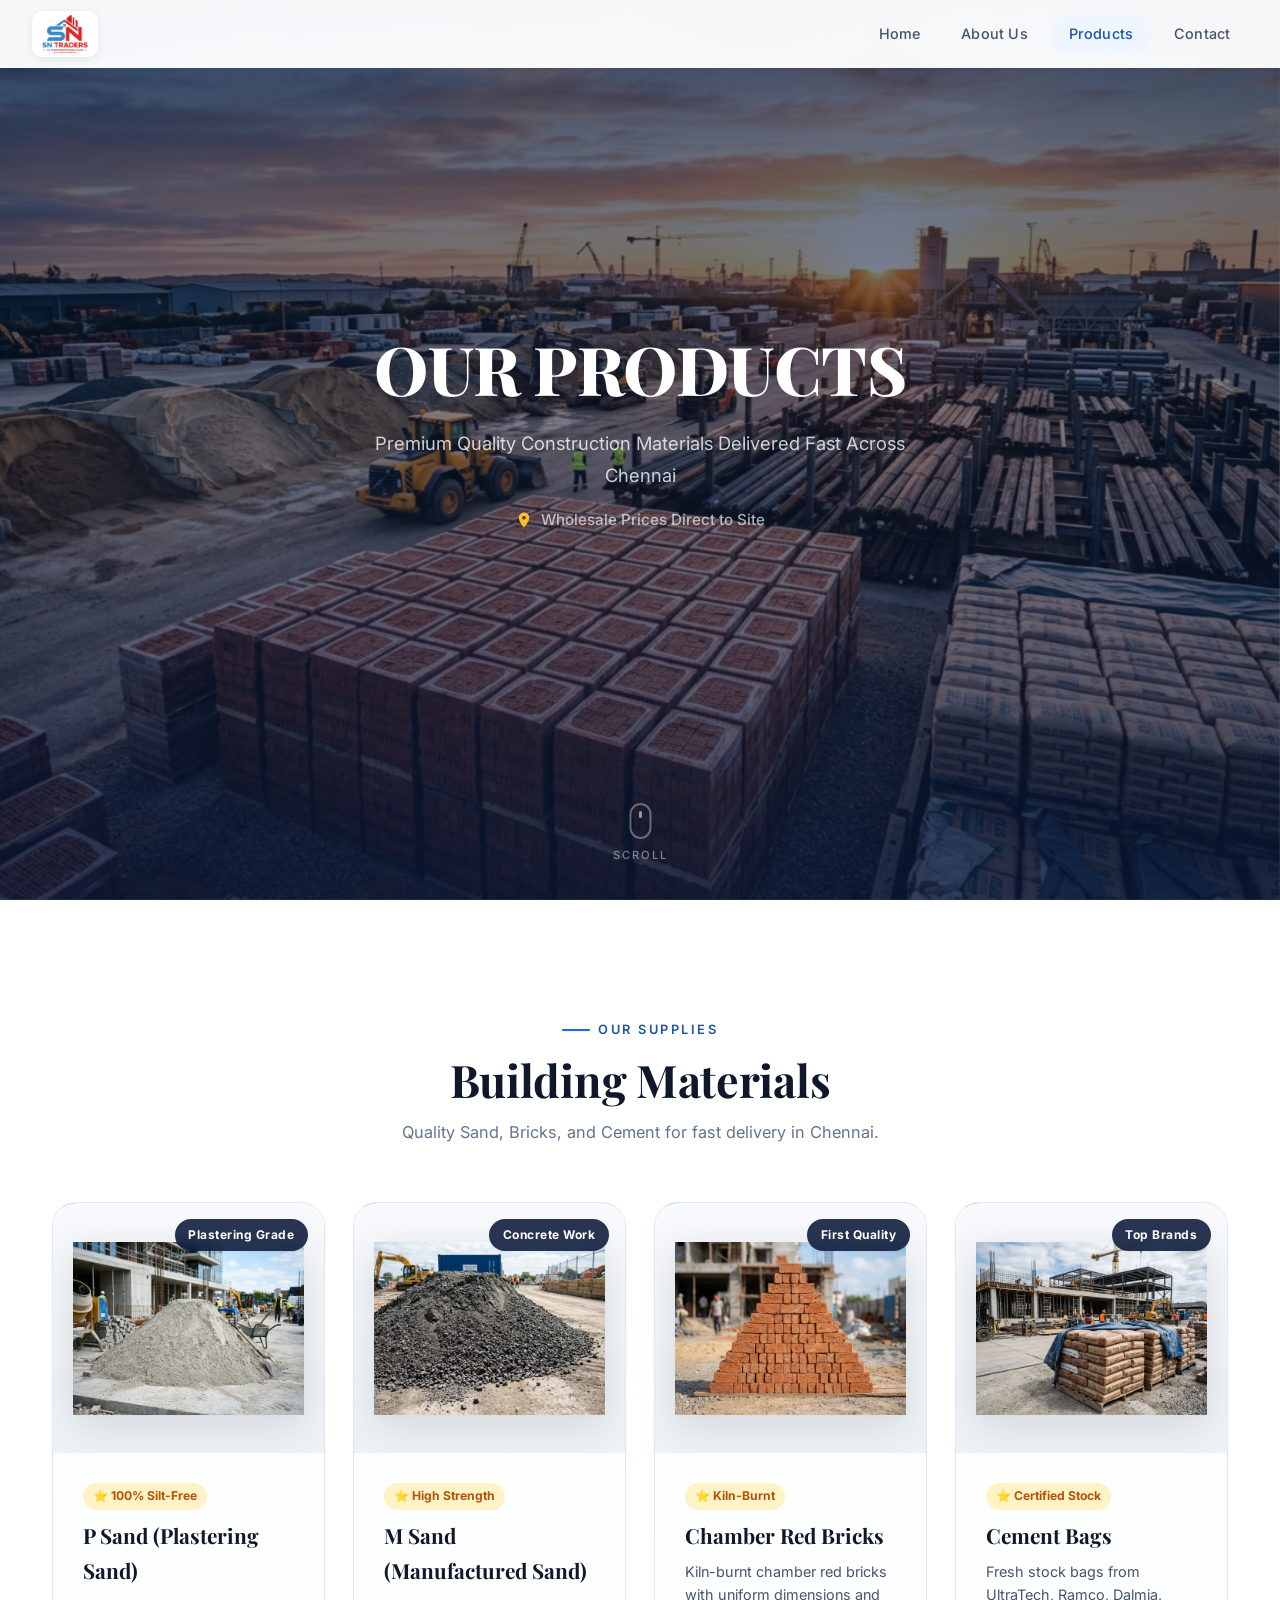
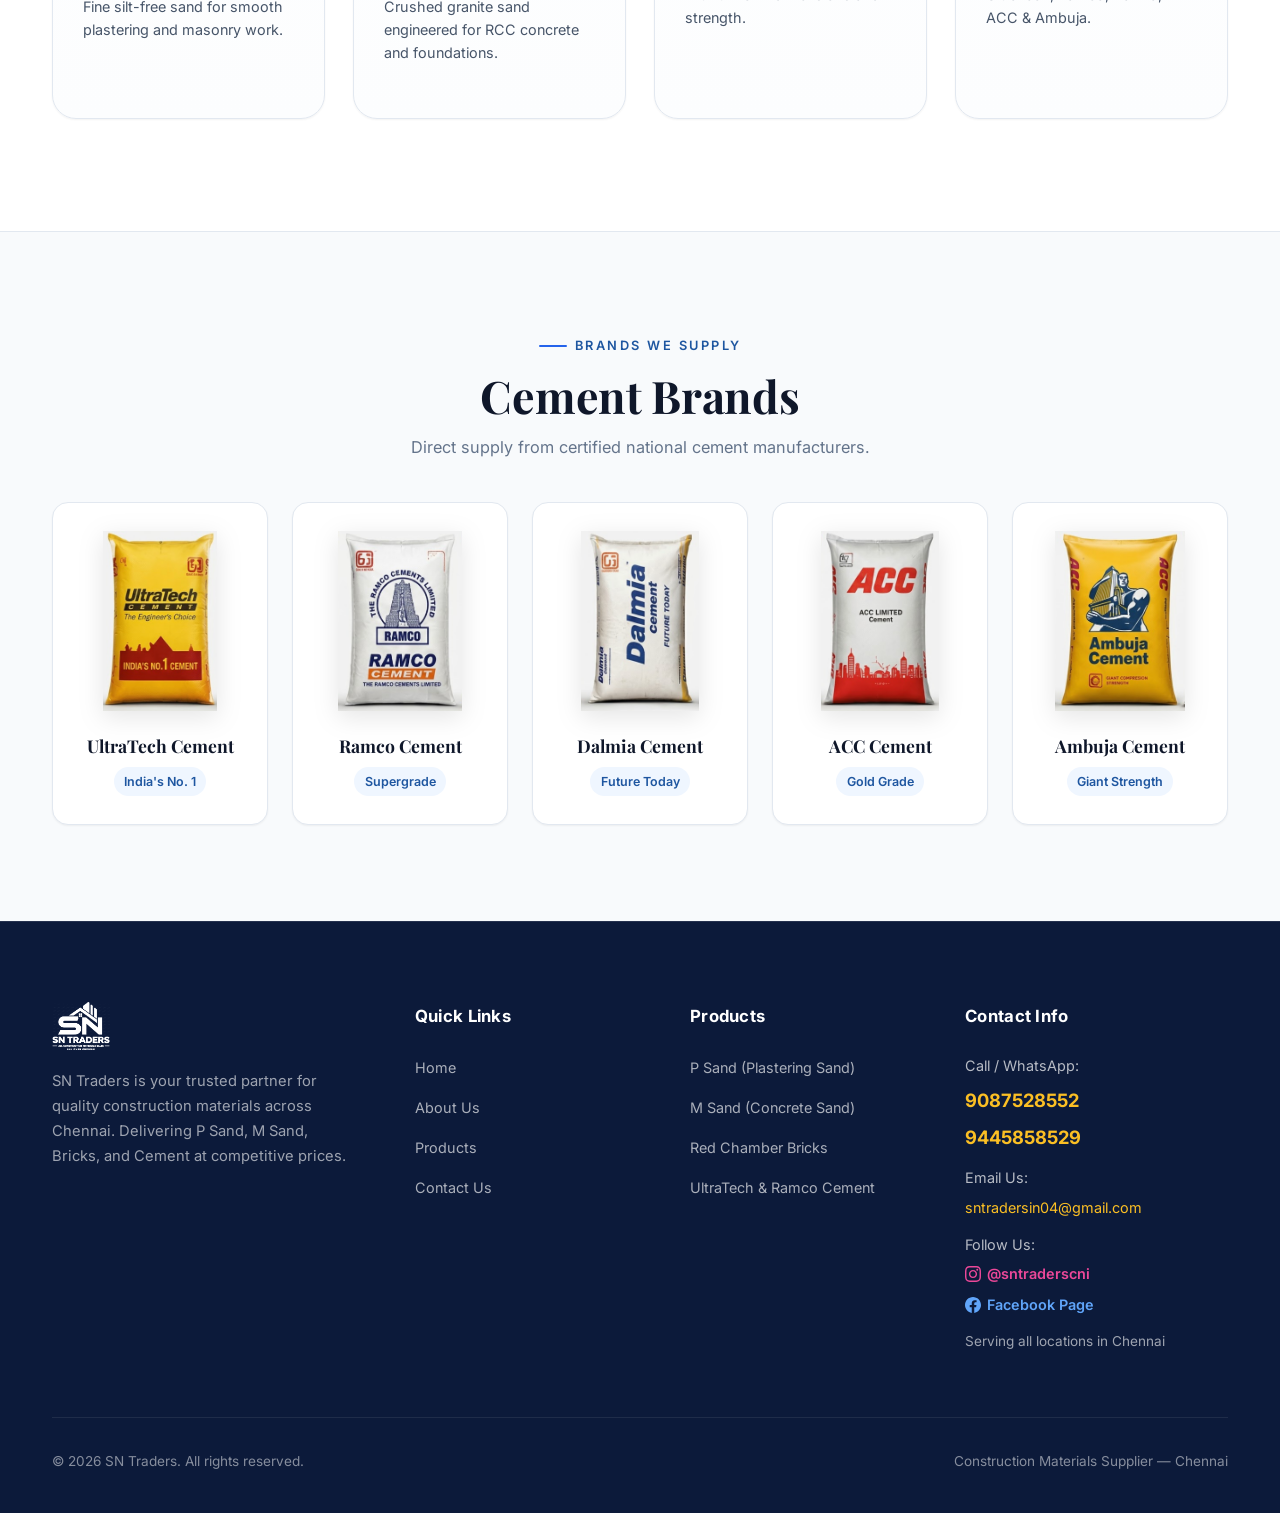
<file: products.html>
<!DOCTYPE html>
<html lang="en">
<head>
  <meta charset="UTF-8">
  <meta name="viewport" content="width=device-width, initial-scale=1.0">
  <title>Products — SN Traders | Construction Materials Catalog</title>
  <meta name="description" content="Browse construction materials catalog by SN Traders: P Sand, M Sand, Bricks, and premier Cement brands (UltraTech, Ramco, Dalmia, ACC, Ambuja) across Chennai.">
  <link rel="stylesheet" href="style.css">
  <link rel="icon" type="image/png" href="logo.png">
</head>
<body class="inner-page">

  <!-- ========== PAGE LOADER ========== -->
  <div class="page-loader" id="pageLoader">
    <div class="loader-content">
      <img src="logo.png" alt="SN Traders" class="loader-logo">
      <div class="loader-line-track">
        <div class="loader-line-fill"></div>
      </div>
    </div>
  </div>

  <!-- ========== NAVIGATION ========== -->
  <nav class="navbar" id="navbar">
    <div class="container">
      <a href="index.html" class="nav-logo">
        <img src="logo.png" alt="SN Traders Logo" class="nav-logo-img">
      </a>
      <div class="nav-links" id="navLinks">
        <a href="index.html">Home</a>
        <a href="about.html">About Us</a>
        <a href="products.html" class="active">Products</a>
        <a href="contact.html">Contact</a>
      </div>
      <div class="nav-hamburger" id="navHamburger" aria-label="Toggle menu">
        <span></span><span></span><span></span>
      </div>
    </div>
  </nav>

  <!-- ========== HERO SECTION ========== -->
  <section class="hero" id="productsHero">
    <div class="hero-bg" id="heroBg">
      <img src="products-hero.jpg" alt="Construction materials warehouse in Chennai" loading="eager">
    </div>
    <div class="hero-content">
      <h1 class="reveal-hero" data-delay="1">
        OUR PRODUCTS
      </h1>
      <p class="hero-subtitle reveal-hero" data-delay="2">
        Premium Quality Construction Materials Delivered Fast Across Chennai
      </p>
      <div class="hero-location reveal-hero" data-delay="3">
        <svg viewBox="0 0 24 24"><path d="M12 2C8.13 2 5 5.13 5 9c0 5.25 7 13 7 13s7-7.75 7-13c0-3.87-3.13-7-7-7zm0 9.5a2.5 2.5 0 010-5 2.5 2.5 0 010 5z"/></svg>
        Wholesale Prices Direct to Site
      </div>
    </div>
    <div class="scroll-indicator" id="scrollIndicator">
      <div class="mouse"></div>
      <span>Scroll</span>
    </div>
  </section>

  <!-- ========== PRODUCTS CATALOG GRID ========== -->
  <section class="products-section">
    <div class="container">
      <div class="section-header reveal">
        <div class="section-label">Our Supplies</div>
        <h2>Building Materials</h2>
        <p>Quality Sand, Bricks, and Cement for fast delivery in Chennai.</p>
      </div>

      <div class="products-grid">
        <!-- P Sand -->
        <div class="product-card product-card-premium reveal stagger-1">
          <div class="product-image">
            <img src="psand.jpg" alt="P Sand (Plastering Sand)">
            <span class="product-badge">Plastering Grade</span>
          </div>
          <div class="product-body">
            <div class="product-rating">⭐ 100% Silt-Free</div>
            <h3>P Sand (Plastering Sand)</h3>
            <p>Fine silt-free sand for smooth plastering and masonry work.</p>
          </div>
        </div>

        <!-- M Sand -->
        <div class="product-card product-card-premium reveal stagger-2">
          <div class="product-image">
            <img src="msand.jpg" alt="M Sand (Manufactured Sand)">
            <span class="product-badge">Concrete Work</span>
          </div>
          <div class="product-body">
            <div class="product-rating">⭐ High Strength</div>
            <h3>M Sand (Manufactured Sand)</h3>
            <p>Crushed granite sand engineered for RCC concrete and foundations.</p>
          </div>
        </div>

        <!-- Red Bricks -->
        <div class="product-card product-card-premium reveal stagger-3">
          <div class="product-image">
            <img src="bricks.jpg" alt="Chamber Red Bricks">
            <span class="product-badge">First Quality</span>
          </div>
          <div class="product-body">
            <div class="product-rating">⭐ Kiln-Burnt</div>
            <h3>Chamber Red Bricks</h3>
            <p>Kiln-burnt chamber red bricks with uniform dimensions and strength.</p>
          </div>
        </div>

        <!-- Cement Product -->
        <div class="product-card product-card-premium reveal stagger-1">
          <div class="product-image">
            <img src="cement-single.jpg" alt="Cement Bags">
            <span class="product-badge">Top Brands</span>
          </div>
          <div class="product-body">
            <div class="product-rating">⭐ Certified Stock</div>
            <h3>Cement Bags</h3>
            <p>Fresh stock bags from UltraTech, Ramco, Dalmia, ACC & Ambuja.</p>
          </div>
        </div>

      </div>
    </div>
  </section>

  <!-- ========== CEMENT BRANDS SECTION ========== -->
  <section class="brands-section" id="cement-brands">
    <div class="container">
      <div class="section-header reveal" style="margin-bottom: 1.5rem;">
        <div class="section-label">Brands We Supply</div>
        <h2>Cement Brands</h2>
        <p>Direct supply from certified national cement manufacturers.</p>
      </div>
      <div class="brand-cards-grid">
        <div class="cement-brand-card reveal stagger-1">
          <div class="cement-brand-img-box">
            <img src="cement-ultratech.png" alt="UltraTech Cement">
          </div>
          <h4>UltraTech Cement</h4>
          <span class="cement-brand-tag">India's No. 1</span>
        </div>

        <div class="cement-brand-card reveal stagger-2">
          <div class="cement-brand-img-box">
            <img src="cement-ramco.png" alt="Ramco Cement">
          </div>
          <h4>Ramco Cement</h4>
          <span class="cement-brand-tag">Supergrade</span>
        </div>

        <div class="cement-brand-card reveal stagger-3">
          <div class="cement-brand-img-box">
            <img src="cement-dalmia.png" alt="Dalmia Cement">
          </div>
          <h4>Dalmia Cement</h4>
          <span class="cement-brand-tag">Future Today</span>
        </div>

        <div class="cement-brand-card reveal stagger-4">
          <div class="cement-brand-img-box">
            <img src="cement-acc.png" alt="ACC Cement">
          </div>
          <h4>ACC Cement</h4>
          <span class="cement-brand-tag">Gold Grade</span>
        </div>

        <div class="cement-brand-card reveal stagger-5">
          <div class="cement-brand-img-box">
            <img src="cement-ambuja.png" alt="Ambuja Cement">
          </div>
          <h4>Ambuja Cement</h4>
          <span class="cement-brand-tag">Giant Strength</span>
        </div>
      </div>
    </div>
  </section>

  <!-- ========== FOOTER ========== -->
  <footer class="footer">
    <div class="container">
      <div class="footer-grid">
        <div class="footer-brand">
          <img src="logo-white.png" alt="SN Traders Logo" style="height: 48px;">
          <p>SN Traders is your trusted partner for quality construction materials across Chennai. Delivering P Sand, M Sand, Bricks, and Cement at competitive prices.</p>
        </div>
        <div>
          <h4 class="footer-heading">Quick Links</h4>
          <ul class="footer-links">
            <li><a href="index.html">Home</a></li>
            <li><a href="about.html">About Us</a></li>
            <li><a href="products.html">Products</a></li>
            <li><a href="contact.html">Contact Us</a></li>
          </ul>
        </div>
        <div>
          <h4 class="footer-heading">Products</h4>
          <ul class="footer-links">
            <li><a href="products.html">P Sand (Plastering Sand)</a></li>
            <li><a href="products.html">M Sand (Concrete Sand)</a></li>
            <li><a href="products.html">Red Chamber Bricks</a></li>
            <li><a href="products.html">UltraTech & Ramco Cement</a></li>
          </ul>
        </div>
        <div>
          <h4 class="footer-heading">Contact Info</h4>
          <p style="color: rgba(255,255,255,.7); font-size: .9rem; margin-bottom: .4rem;">Call / WhatsApp:</p>
          <div style="display: flex; flex-direction: column; gap: 0.35rem; margin-bottom: 0.8rem;">
            <a href="tel:9087528552" style="font-size: 1.15rem; font-weight: 700; color: var(--yellow-400);">9087528552</a>
            <a href="tel:9445858529" style="font-size: 1.15rem; font-weight: 700; color: var(--yellow-400);">9445858529</a>
          </div>
          <p style="color: rgba(255,255,255,.7); font-size: .9rem; margin-bottom: .3rem;">Email Us:</p>
          <a href="mailto:sntradersin04@gmail.com" style="color: var(--yellow-400); font-size: 0.9rem; word-break: break-all; display: block; margin-bottom: 0.8rem;">sntradersin04@gmail.com</a>
          <p style="color: rgba(255,255,255,.7); font-size: .9rem; margin-bottom: .3rem;">Follow Us:</p>
          <div style="display: flex; flex-direction: column; gap: 0.4rem; margin-bottom: 0.4rem;">
            <a href="https://www.instagram.com/sntraderscni?stkn=MTVoZWVzMjdoejNxeA==" target="_blank" rel="noopener" style="color: #ec4899; font-weight: 600; font-size: 0.9rem; display: inline-flex; align-items: center; gap: 0.35rem;">
              <svg width="16" height="16" viewBox="0 0 24 24" fill="currentColor"><path d="M12 2.163c3.204 0 3.584.012 4.85.07 3.252.148 4.771 1.691 4.919 4.919.058 1.265.069 1.645.069 4.849 0 3.205-.012 3.584-.069 4.849-.149 3.225-1.664 4.771-4.919 4.919-1.266.058-1.644.07-4.85.07-3.204 0-3.584-.012-4.849-.07-3.26-.149-4.771-1.699-4.919-4.92-.058-1.265-.07-1.644-.07-4.849 0-3.204.013-3.583.07-4.849.149-3.227 1.664-4.771 4.919-4.919 1.266-.057 1.645-.069 4.849-.069zm0-2.163c-3.259 0-3.667.014-4.947.072-4.358.2-6.78 2.618-6.98 6.98-.059 1.281-.073 1.689-.073 4.948 0 3.259.014 3.668.072 4.948.2 4.358 2.618 6.78 6.98 6.98 1.281.058 1.689.072 4.948.072 3.259 0 3.668-.014 4.948-.072 4.354-.2 6.782-2.618 6.979-6.98.059-1.28.073-1.689.073-4.948 0-3.259-.014-3.667-.072-4.947-.196-4.354-2.617-6.78-6.979-6.98-1.281-.059-1.69-.073-4.949-.073zm0 5.838c-3.403 0-6.162 2.759-6.162 6.162s2.759 6.163 6.162 6.163 6.162-2.759 6.162-6.163c0-3.403-2.759-6.162-6.162-6.162zm0 10.162c-2.209 0-4-1.79-4-4 0-2.209 1.791-4 4-4s4 1.791 4 4c0 2.21-1.791 4-4 4zm6.406-11.845c-.796 0-1.441.645-1.441 1.44s.645 1.44 1.441 1.44c.795 0 1.439-.645 1.439-1.44s-.644-1.44-1.439-1.44z"/></svg>
              @sntraderscni
            </a>
            <a href="https://www.facebook.com/profile.php?id=61594871210640" target="_blank" rel="noopener" style="color: #60a5fa; font-weight: 600; font-size: 0.9rem; display: inline-flex; align-items: center; gap: 0.35rem;">
              <svg width="16" height="16" viewBox="0 0 24 24" fill="currentColor"><path d="M24 12.073c0-6.627-5.373-12-12-12s-12 5.373-12 12c0 5.99 4.388 10.954 10.125 11.854v-8.385H7.078v-3.47h3.047V9.43c0-3.007 1.792-4.669 4.533-4.669 1.312 0 2.686.235 2.686.235v2.953H15.83c-1.491 0-1.956.925-1.956 1.874v2.25h3.328l-.532 3.47h-2.796v8.385C19.612 23.027 24 18.062 24 12.073z"/></svg>
              Facebook Page
            </a>
          </div>
          <p style="color: rgba(255,255,255,.6); font-size: .85rem; margin-top: .8rem;">Serving all locations in Chennai</p>
        </div>
      </div>
      <div class="footer-bottom">
        <div>© 2026 SN Traders. All rights reserved.</div>
        <div>Construction Materials Supplier — Chennai</div>
      </div>
    </div>
  </footer>

  <script src="script.js"></script>
</body>
</html>
</file>
<file: style.css>
/* ============================================
   SN TRADERS — Premium Construction Website
   Design System & Creative Contact / Product Styling
   ============================================ */
@import url('https://fonts.googleapis.com/css2?family=Inter:wght@300;400;500;600;700;800;900&family=Playfair+Display:ital,wght@0,400;0,500;0,600;0,700;0,800;1,400;1,500;1,600;1,700&display=swap');

:root {
  --blue-900: #0c1a3a; 
  --blue-800: #102a5a; 
  --blue-700: #1a3f7a;
  --blue-600: #1e56a0; 
  --blue-500: #2563eb; 
  --blue-400: #5b8dee;
  --blue-100: #dbeafe; 
  --blue-50:  #eff6ff;

  --brand-blue: #3C87C9;
  --green-600: #3C87C9; 
  --green-500: #0284c7;
  --green-100: #e0f2fe;
  --green-50:  #f0f9ff;

  --red-600: #c62828; 
  --red-500: #dc3545;

  --yellow-500: #f59e0b; 
  --yellow-400: #fbbf24; 
  --yellow-100: #fef3c7;

  --white:    #ffffff; 
  --gray-50:  #f8fafc; 
  --gray-100: #f1f5f9;
  --gray-200: #e2e8f0; 
  --gray-300: #cbd5e1; 
  --gray-400: #94a3b8;
  --gray-500: #64748b; 
  --gray-600: #475569; 
  --gray-700: #334155;
  --gray-800: #1e293b; 
  --gray-900: #0f172a;

  --font-sans: 'Inter', -apple-system, BlinkMacSystemFont, sans-serif;
  --font-display: 'Playfair Display', Georgia, serif;

  --ease: cubic-bezier(0.4, 0, 0.2, 1);
  --ease-spring: cubic-bezier(0.34, 1.56, 0.64, 1);

  --shadow-sm: 0 1px 2px rgba(0,0,0,.05);
  --shadow-md: 0 4px 6px -1px rgba(0,0,0,.07), 0 2px 4px -2px rgba(0,0,0,.05);
  --shadow-lg: 0 10px 15px -3px rgba(0,0,0,.08), 0 4px 6px -4px rgba(0,0,0,.04);
  --shadow-xl: 0 20px 25px -5px rgba(0,0,0,.08), 0 8px 10px -6px rgba(0,0,0,.04);
  --shadow-2xl: 0 25px 50px -12px rgba(0,0,0,.18);

  --radius-md: 10px; 
  --radius-lg: 16px; 
  --radius-xl: 24px; 
  --radius-full: 9999px;
}

/* === RESET & BASE === */
*, *::before, *::after {
  margin: 0;
  padding: 0;
  box-sizing: border-box;
}

html {
  scroll-behavior: smooth;
  -webkit-font-smoothing: antialiased;
  font-size: 16px;
}

body {
  font-family: var(--font-sans);
  color: var(--gray-900);
  background: var(--white);
  line-height: 1.7;
  overflow-x: hidden;
}

img {
  max-width: 100%;
  height: auto;
  display: block;
}

a {
  text-decoration: none;
  color: inherit;
}

ul {
  list-style: none;
}

.container {
  max-width: 1240px;
  margin: 0 auto;
  padding: 0 2rem;
}

/* === PAGE LOADER === */
.page-loader {
  position: fixed;
  inset: 0;
  z-index: 9999;
  background: var(--blue-900);
  display: flex;
  align-items: center;
  justify-content: center;
  transition: opacity 0.6s var(--ease), visibility 0.6s var(--ease);
}

.page-loader.loaded {
  opacity: 0;
  visibility: hidden;
}

.loader-content {
  text-align: center;
}

.loader-logo {
  height: 64px;
  width: auto;
  margin-bottom: 1.5rem;
}

.loader-line-track {
  width: 160px;
  height: 3px;
  background: rgba(255,255,255,0.15);
  border-radius: 3px;
  overflow: hidden;
  margin: 0 auto;
}

.loader-line-fill {
  width: 100%;
  height: 100%;
  background: linear-gradient(90deg, var(--yellow-400), var(--blue-400));
  animation: loaderPulse 1.2s infinite ease-in-out;
  transform-origin: left;
}

@keyframes loaderPulse {
  0% { transform: scaleX(0); }
  50% { transform: scaleX(0.7); }
  100% { transform: scaleX(1); }
}

/* === ANIMATIONS === */
.reveal-hero {
  opacity: 0;
  animation: heroFadeUp 0.8s cubic-bezier(0.16, 1, 0.3, 1) forwards;
}
.reveal-hero[data-delay="1"] { animation-delay: 0.15s; }
.reveal-hero[data-delay="2"] { animation-delay: 0.3s; }
.reveal-hero[data-delay="3"] { animation-delay: 0.45s; }
.reveal-hero[data-delay="4"] { animation-delay: 0.6s; }

@keyframes heroFadeUp {
  0% { opacity: 0; transform: translateY(25px); }
  100% { opacity: 1; transform: translateY(0); }
}

.reveal {
  opacity: 1;
  transform: translateY(0);
  transition: opacity .7s var(--ease), transform .7s var(--ease);
}
.reveal-left {
  opacity: 1;
  transform: translateX(0);
  transition: opacity .7s var(--ease), transform .7s var(--ease);
}
.reveal-right {
  opacity: 1;
  transform: translateX(0);
  transition: opacity .7s var(--ease), transform .7s var(--ease);
}
.stagger-1{transition-delay:.1s}.stagger-2{transition-delay:.2s}
.stagger-3{transition-delay:.3s}.stagger-4{transition-delay:.4s}

/* === NAVBAR === */
.navbar {
  position: fixed;
  top: 0;
  left: 0;
  right: 0;
  z-index: 1000;
  padding: 1.15rem 0;
  transition: all .4s var(--ease);
}

.navbar.scrolled {
  background: rgba(255,255,255,.96);
  backdrop-filter: blur(20px) saturate(180%);
  -webkit-backdrop-filter: blur(20px) saturate(180%);
  box-shadow: 0 1px 3px rgba(0,0,0,.05), 0 4px 16px rgba(0,0,0,.03);
  padding: .7rem 0;
}

.navbar .container {
  max-width: 100%;
  padding: 0 2rem;
  display: flex;
  align-items: center;
  justify-content: space-between;
}

.nav-logo {
  display: flex;
  align-items: center;
  gap: .75rem;
  background: #ffffff;
  padding: 6px 14px;
  border-radius: 10px;
  box-shadow: 0 4px 16px rgba(0,0,0,.15);
  transition: all .4s var(--ease);
}

.nav-logo-img {
  height: 44px;
  width: auto;
  object-fit: contain;
  transition: all .4s var(--ease);
}

.navbar.scrolled .nav-logo {
  padding: 4px 10px;
  box-shadow: 0 2px 8px rgba(0,0,0,.08);
}

.navbar.scrolled .nav-logo-img {
  height: 38px;
}

.nav-links {
  display: flex;
  align-items: center;
  gap: .35rem;
}

.nav-links a {
  font-weight: 500;
  font-size: .9rem;
  color: rgba(255,255,255,.85);
  padding: .5rem 1.1rem;
  border-radius: var(--radius-full);
  transition: all .3s var(--ease);
  letter-spacing: .2px;
}

.nav-links a:hover, .nav-links a.active {
  color: var(--white);
  background: rgba(255,255,255,.15);
}

.navbar.scrolled .nav-links a {
  color: var(--gray-600);
}

.navbar.scrolled .nav-links a:hover, .navbar.scrolled .nav-links a.active {
  color: var(--blue-600);
  background: var(--blue-50);
}

.nav-hamburger {
  display: none;
  flex-direction: column;
  gap: 5px;
  cursor: pointer;
  padding: 4px;
  z-index: 1001;
}

.nav-hamburger span {
  display: block;
  width: 26px;
  height: 2.5px;
  background: var(--white);
  border-radius: 3px;
  transition: all .3s var(--ease);
}

.navbar.scrolled .nav-hamburger span {
  background: var(--gray-800);
}

.nav-hamburger.open span:nth-child(1) { transform: rotate(45deg) translate(5px, 5px); }
.nav-hamburger.open span:nth-child(2) { opacity: 0; }
.nav-hamburger.open span:nth-child(3) { transform: rotate(-45deg) translate(6px, -6px); }

/* Inner Page Navbar Styling */
body.inner-page .navbar {
  background: rgba(255,255,255,.96);
  box-shadow: 0 1px 3px rgba(0,0,0,.05);
  padding: .7rem 0;
}
body.inner-page .nav-links a {
  color: var(--gray-600);
}
body.inner-page .nav-links a:hover, body.inner-page .nav-links a.active {
  color: var(--blue-600);
  background: var(--blue-50);
}
body.inner-page .nav-hamburger span {
  background: var(--gray-800);
}

/* === HERO SECTION === */
.hero {
  position: relative;
  min-height: 100vh;
  display: flex;
  align-items: center;
  justify-content: center;
  overflow: hidden;
}

.hero-bg {
  position: absolute;
  inset: 0;
  z-index: 0;
}

.hero-bg img {
  width: 100%;
  height: 100%;
  object-fit: cover;
  will-change: transform;
}

.hero-bg::after {
  content: '';
  position: absolute;
  inset: 0;
  background: linear-gradient(180deg, rgba(12,26,58,.72) 0%, rgba(12,26,58,.48) 45%, rgba(12,26,58,.78) 100%);
  z-index: 1;
}

.hero-content {
  position: relative;
  z-index: 2;
  text-align: center;
  max-width: 860px;
  padding: 0 2rem;
}

.hero-logo {
  width: auto;
  height: clamp(180px, 28vh, 260px);
  max-width: min(95%, 560px);
  object-fit: contain;
  image-rendering: -webkit-optimize-contrast;
  margin: 0 auto 1.5rem;
  background: rgba(255, 255, 255, 0.96);
  padding: 0.5rem 1.25rem;
  border-radius: var(--radius-xl);
  box-shadow: 0 12px 36px rgba(0, 0, 0, 0.35);
  border: 1px solid rgba(255, 255, 255, 0.6);
  backdrop-filter: blur(8px);
  transition: transform 0.4s var(--ease);
}

.hero-logo:hover {
  transform: scale(1.04);
}

.hero h1 {
  font-family: var(--font-display);
  font-size: clamp(2.2rem, 5.5vw, 4.2rem);
  font-weight: 800;
  color: var(--white);
  line-height: 1.12;
  margin-bottom: 1.25rem;
  letter-spacing: -.5px;
}

.hero h1 span {
  background: linear-gradient(135deg, var(--yellow-400), var(--yellow-500));
  -webkit-background-clip: text;
  -webkit-text-fill-color: transparent;
  background-clip: text;
}

.hero-subtitle {
  font-size: clamp(.95rem, 1.8vw, 1.15rem);
  color: rgba(255,255,255,.78);
  max-width: 560px;
  margin: 0 auto 1rem;
  font-weight: 400;
  line-height: 1.75;
}

.hero-location {
  display: inline-flex;
  align-items: center;
  gap: .5rem;
  font-size: .95rem;
  color: rgba(255,255,255,.65);
  margin-bottom: 2.25rem;
  font-weight: 500;
}

.hero-location svg {
  width: 18px;
  height: 18px;
  fill: var(--yellow-400);
}

.hero-buttons {
  display: flex;
  gap: 1rem;
  justify-content: center;
  flex-wrap: wrap;
}

/* === BUTTONS === */
.btn {
  display: inline-flex;
  align-items: center;
  gap: .55rem;
  font-family: var(--font-sans);
  font-weight: 600;
  font-size: .95rem;
  padding: .85rem 1.85rem;
  border-radius: var(--radius-full);
  border: none;
  cursor: pointer;
  transition: all .35s var(--ease);
  letter-spacing: .2px;
  position: relative;
  overflow: hidden;
}

.btn::after {
  content: '';
  position: absolute;
  top: -50%;
  left: -60%;
  width: 50%;
  height: 200%;
  background: linear-gradient(90deg, rgba(255,255,255,0) 0%, rgba(255,255,255,0.3) 50%, rgba(255,255,255,0) 100%);
  transform: rotate(30deg);
  transition: all 0.6s ease;
}

.btn:hover::after {
  left: 130%;
}

.btn svg {
  width: 20px;
  height: 20px;
  flex-shrink: 0;
}

.btn-primary {
  background: linear-gradient(135deg, var(--blue-500), var(--blue-700));
  color: var(--white);
  box-shadow: 0 4px 15px rgba(37,99,235,.3);
}

.btn-primary:hover {
  transform: translateY(-3px) scale(1.02);
  box-shadow: 0 8px 25px rgba(37,99,235,.45);
}

.btn-whatsapp {
  background: linear-gradient(135deg, #25D366, #128C7E);
  color: var(--white);
  box-shadow: 0 4px 15px rgba(37,211,102,.3);
}

.btn-whatsapp:hover {
  transform: translateY(-3px) scale(1.02);
  box-shadow: 0 8px 25px rgba(37,211,102,.45);
}

.btn-outline {
  background: transparent;
  color: var(--blue-600);
  border: 2px solid var(--blue-100);
  font-weight: 600;
}

.btn-outline:hover {
  background: var(--blue-50);
  border-color: var(--blue-400);
  transform: translateY(-3px) scale(1.02);
}

.scroll-indicator {
  position: absolute;
  bottom: 2.2rem;
  left: 50%;
  transform: translateX(-50%);
  z-index: 2;
  display: flex;
  flex-direction: column;
  align-items: center;
  gap: .4rem;
  color: rgba(255,255,255,.45);
  font-size: .7rem;
  font-weight: 500;
  letter-spacing: 2px;
  text-transform: uppercase;
  animation: scrollBounce 2s infinite;
  transition: opacity .4s var(--ease);
}

.scroll-indicator .mouse {
  width: 22px;
  height: 36px;
  border: 2px solid rgba(255,255,255,.35);
  border-radius: 12px;
  position: relative;
}

.scroll-indicator .mouse::after {
  content: '';
  position: absolute;
  top: 6px;
  left: 50%;
  transform: translateX(-50%);
  width: 3px;
  height: 7px;
  background: rgba(255,255,255,.55);
  border-radius: 3px;
  animation: mouseScroll 2s infinite;
}

@keyframes scrollBounce {
  0%,100%{transform:translateX(-50%) translateY(0)}
  50%{transform:translateX(-50%) translateY(8px)}
}

@keyframes mouseScroll {
  0%{opacity:1;transform:translateX(-50%) translateY(0)}
  100%{opacity:0;transform:translateX(-50%) translateY(10px)}
}

/* === SECTION COMMON === */
.section-label {
  display: inline-flex;
  align-items: center;
  gap: .5rem;
  font-size: .8rem;
  font-weight: 600;
  color: var(--blue-600);
  text-transform: uppercase;
  letter-spacing: 2.5px;
  margin-bottom: .75rem;
}

.section-label::before {
  content: '';
  display: block;
  width: 28px;
  height: 2px;
  background: var(--blue-500);
  border-radius: 2px;
}

.section-header {
  text-align: center;
  max-width: 560px;
  margin: 0 auto 3.5rem;
}

.section-header h2 {
  font-family: var(--font-display);
  font-size: clamp(1.8rem, 3.5vw, 2.8rem);
  font-weight: 700;
  color: var(--gray-900);
  line-height: 1.2;
  margin-bottom: .75rem;
  letter-spacing: -.3px;
}

.section-header p {
  font-size: 1.02rem;
  color: var(--gray-500);
  line-height: 1.7;
}

/* === TRUST HIGHLIGHTS SECTION === */
.trust-section {
  padding: 5.5rem 0;
  background: var(--white);
  border-bottom: 1px solid var(--gray-100);
}

.trust-grid {
  display: grid;
  grid-template-columns: repeat(4, 1fr);
  gap: 1.5rem;
}

.trust-card {
  text-align: center;
  padding: 2.5rem 1.5rem;
  border-radius: var(--radius-lg);
  transition: all .4s var(--ease);
  border: 1px solid transparent;
  position: relative;
}

.trust-card:hover {
  background: var(--gray-50);
  border-color: var(--gray-200);
  transform: translateY(-5px);
  box-shadow: var(--shadow-lg);
}

.trust-icon {
  width: 60px;
  height: 60px;
  margin: 0 auto 1.2rem;
  border-radius: var(--radius-lg);
  display: flex;
  align-items: center;
  justify-content: center;
}

.trust-icon.blue { background: var(--blue-50); color: var(--blue-600); }
.trust-icon.red { background: #fef2f2; color: var(--red-500); }
.trust-icon.yellow { background: var(--yellow-100); color: var(--yellow-500); }
.trust-icon.green { background: #e0f2fe; color: #3C87C9; }

.trust-card h3 {
  font-size: 1rem;
  font-weight: 700;
  color: var(--gray-900);
  margin-bottom: .4rem;
  letter-spacing: -.1px;
}

.trust-card p {
  font-size: .86rem;
  color: var(--gray-500);
  line-height: 1.55;
}

/* === ABOUT SECTION === */
.about-section {
  padding: 7rem 0;
  background: var(--gray-50);
}

.about-grid {
  display: grid;
  grid-template-columns: 1.1fr 1fr;
  gap: 4.5rem;
  align-items: center;
}

.about-image-wrapper {
  position: relative;
  border-radius: var(--radius-xl);
  overflow: hidden;
  box-shadow: var(--shadow-2xl);
}

.about-image-wrapper img {
  width: 100%;
  height: 460px;
  object-fit: cover;
  transition: transform .6s var(--ease);
}

.about-image-wrapper:hover img {
  transform: scale(1.04);
}

.about-content h2 {
  font-family: var(--font-display);
  font-size: clamp(1.8rem, 3.5vw, 2.6rem);
  font-weight: 700;
  color: var(--gray-900);
  line-height: 1.25;
  margin-bottom: 1.25rem;
  letter-spacing: -.3px;
}

.about-content p {
  font-size: 1.05rem;
  color: var(--gray-600);
  line-height: 1.85;
  margin-bottom: 1.5rem;
}

.heading-accent-line {
  width: 48px;
  height: 3px;
  background: var(--blue-500);
  border-radius: 2px;
  margin-bottom: 1.5rem;
}

.about-stats {
  display: grid;
  grid-template-columns: repeat(3, 1fr);
  gap: 1.5rem;
  margin-top: 2.5rem;
  padding-top: 2rem;
  border-top: 1px solid var(--gray-200);
}

.stat-number {
  font-family: var(--font-display);
  font-size: 2.2rem;
  font-weight: 800;
  color: var(--blue-600);
  line-height: 1;
  margin-bottom: .35rem;
}

.btn-green {
  background: linear-gradient(135deg, var(--green-600), #026ca6);
  color: var(--white);
  box-shadow: 0 4px 15px rgba(3, 137, 207, 0.3);
}

.btn-green:hover {
  transform: translateY(-3px) scale(1.02);
  box-shadow: 0 8px 25px rgba(3, 137, 207, 0.45);
}

.stat-label {
  font-size: .85rem;
  color: var(--gray-500);
  font-weight: 500;
}

/* === PRODUCTS SECTION === */
.products-section {
  padding: 7rem 0;
  background: var(--white);
}

.products-grid {
  display: grid;
  grid-template-columns: repeat(4, 1fr);
  gap: 1.75rem;
}

.product-card {
  background: var(--white);
  border-radius: var(--radius-xl);
  overflow: hidden;
  border: 1px solid var(--gray-200);
  box-shadow: var(--shadow-sm);
  transition: all .4s var(--ease);
  display: flex;
  flex-direction: column;
  position: relative;
}

.product-card-premium {
  border: 1px solid var(--gray-200);
  background: linear-gradient(180deg, #ffffff 0%, #fcfdfe 100%);
}

.product-card-premium::before {
  content: '';
  position: absolute;
  top: 0;
  left: 0;
  right: 0;
  height: 4px;
  background: linear-gradient(90deg, var(--blue-600), var(--yellow-400));
  opacity: 0.8;
  transition: height 0.3s ease;
}

.product-card-premium:hover::before {
  height: 6px;
}

.product-card:hover {
  transform: translateY(-8px);
  box-shadow: var(--shadow-xl);
  border-color: var(--blue-300);
}

.product-image {
  position: relative;
  height: 250px;
  overflow: hidden;
  background: linear-gradient(180deg, #f8fafc 0%, #edf2f7 100%);
  display: flex;
  align-items: center;
  justify-content: center;
  padding: 1.25rem;
}

.product-image img {
  max-width: 100%;
  max-height: 100%;
  width: auto;
  height: auto;
  object-fit: contain;
  transition: transform .6s var(--ease);
  filter: drop-shadow(0 10px 20px rgba(0,0,0,0.12));
}

.product-card:hover .product-image img {
  transform: scale(1.09);
}

.product-badge {
  position: absolute;
  top: 1rem;
  right: 1rem;
  background: rgba(12,26,58,.88);
  backdrop-filter: blur(8px);
  color: var(--white);
  font-size: .75rem;
  font-weight: 700;
  padding: .35rem .85rem;
  border-radius: var(--radius-full);
  letter-spacing: .5px;
  box-shadow: var(--shadow-sm);
}

.product-rating {
  display: inline-flex;
  align-items: center;
  gap: 4px;
  font-size: 0.76rem;
  font-weight: 700;
  color: #b45309;
  background: #fef3c7;
  padding: 0.2rem 0.65rem;
  border-radius: var(--radius-full);
  width: fit-content;
  margin-bottom: 0.5rem;
}

.product-body {
  padding: 1.85rem;
  display: flex;
  flex-direction: column;
  flex-grow: 1;
}

.product-body h3 {
  font-family: var(--font-display);
  font-size: 1.3rem;
  font-weight: 700;
  color: var(--gray-900);
  margin-bottom: .4rem;
}

.product-body p {
  font-size: .9rem;
  color: var(--gray-600);
  line-height: 1.6;
  margin-bottom: 1.5rem;
}

.product-buttons {
  margin-top: auto;
  display: flex;
  gap: .75rem;
}

.product-buttons .btn {
  flex: 1;
  justify-content: center;
  padding: .7rem 1rem;
  font-size: .88rem;
}

/* === CEMENT BRANDS PROCUREMENT SHOWCASE === */
.brands-section {
  padding: 6rem 0;
  background: var(--gray-50);
  border-top: 1px solid var(--gray-200);
}

.brand-cards-grid {
  display: grid;
  grid-template-columns: repeat(5, 1fr);
  gap: 1.5rem;
  margin-top: 2.5rem;
}

.cement-brand-card {
  background: var(--white);
  border-radius: var(--radius-lg);
  padding: 1.75rem 1.25rem;
  border: 1px solid var(--gray-200);
  box-shadow: var(--shadow-sm);
  transition: all 0.35s var(--ease);
  display: flex;
  flex-direction: column;
  align-items: center;
  text-align: center;
  position: relative;
}

.cement-brand-card:hover {
  transform: translateY(-6px);
  box-shadow: var(--shadow-lg);
  border-color: var(--blue-400);
}

.cement-brand-img-box {
  height: 180px;
  width: 100%;
  display: flex;
  align-items: center;
  justify-content: center;
  margin-bottom: 1.25rem;
}

.cement-brand-img-box img {
  max-width: 100%;
  max-height: 100%;
  object-fit: contain;
  transition: transform 0.4s var(--ease);
  filter: drop-shadow(0 6px 12px rgba(0,0,0,0.1));
}

.cement-brand-card:hover .cement-brand-img-box img {
  transform: scale(1.08);
}

.cement-brand-card h4 {
  font-family: var(--font-display);
  font-size: 1.1rem;
  font-weight: 700;
  color: var(--gray-900);
  margin-bottom: 0.35rem;
}

.cement-brand-tag {
  font-size: 0.78rem;
  color: var(--blue-600);
  font-weight: 600;
  background: var(--blue-50);
  padding: 0.25rem 0.65rem;
  border-radius: var(--radius-full);
}

@media (max-width: 1024px) {
  .brand-cards-grid { grid-template-columns: repeat(3, 1fr); }
}

@media (max-width: 640px) {
  .brand-cards-grid { grid-template-columns: repeat(2, 1fr); }
}


/* === CREATIVE CONTACT PAGE STYLING === */
.contact-hero-creative {
  background: linear-gradient(135deg, var(--blue-900) 0%, var(--blue-800) 100%);
  color: var(--white);
  padding: 6rem 0 4rem;
  text-align: center;
  position: relative;
  overflow: hidden;
}

.contact-hero-creative::before {
  content: '';
  position: absolute;
  top: -50%;
  left: -20%;
  width: 600px;
  height: 600px;
  background: radial-gradient(circle, rgba(37,99,235,0.2) 0%, transparent 70%);
  pointer-events: none;
}

.creative-contact-grid {
  display: grid;
  grid-template-columns: repeat(auto-fit, minmax(220px, 1fr));
  gap: 1.5rem;
  margin-bottom: 4rem;
}

.contact-card-creative {
  background: var(--white);
  border-radius: var(--radius-xl);
  padding: 2.25rem 1.5rem;
  border: 1px solid var(--gray-200);
  box-shadow: var(--shadow-md);
  transition: all 0.4s var(--ease);
  position: relative;
  overflow: hidden;
  display: flex;
  flex-direction: column;
  align-items: center;
  text-align: center;
}

.contact-card-creative:hover {
  transform: translateY(-8px);
  box-shadow: var(--shadow-xl);
  border-color: var(--blue-400);
}

.contact-card-creative.phone-card::before {
  content: '';
  position: absolute;
  top: 0;
  left: 0;
  width: 100%;
  height: 4px;
  background: linear-gradient(90deg, var(--blue-500), var(--blue-600));
}

.contact-card-creative.wa-card::before {
  content: '';
  position: absolute;
  top: 0;
  left: 0;
  width: 100%;
  height: 4px;
  background: linear-gradient(90deg, #25D366, #128C7E);
}

.contact-card-creative.mail-card::before {
  content: '';
  position: absolute;
  top: 0;
  left: 0;
  width: 100%;
  height: 4px;
  background: linear-gradient(90deg, #ea4335, #ff6b6b);
}

.contact-card-creative.insta-card::before {
  content: '';
  position: absolute;
  top: 0;
  left: 0;
  width: 100%;
  height: 4px;
  background: linear-gradient(90deg, #833ab4, #fd1d1d, #fcb045);
}

.contact-card-creative.fb-card::before {
  content: '';
  position: absolute;
  top: 0;
  left: 0;
  width: 100%;
  height: 4px;
  background: linear-gradient(90deg, #1877f2, #0056b3);
}

.contact-card-creative.geo-card::before {
  content: '';
  position: absolute;
  top: 0;
  left: 0;
  width: 100%;
  height: 4px;
  background: linear-gradient(90deg, var(--yellow-500), #f97316);
}

.creative-icon-wrapper {
  width: 68px;
  height: 68px;
  border-radius: var(--radius-full);
  display: flex;
  align-items: center;
  justify-content: center;
  margin-bottom: 1.25rem;
  position: relative;
}

.creative-icon-wrapper.phone {
  background: var(--blue-50);
  color: var(--blue-600);
}

.creative-icon-wrapper.wa {
  background: #ecfdf5;
  color: #25D366;
}

.creative-icon-wrapper.mail {
  background: #fef2f2;
  color: #dc2626;
}

.creative-icon-wrapper.insta {
  background: #fdf2f8;
  color: #e1306c;
}

.creative-icon-wrapper.fb {
  background: #eff6ff;
  color: #1877f2;
}

.creative-icon-wrapper.geo {
  background: var(--yellow-100);
  color: #d97706;
}

.btn-email {
  background: #ea4335;
  color: #ffffff !important;
}

.btn-email:hover {
  background: #d93025;
  box-shadow: 0 4px 14px rgba(234, 67, 53, 0.4);
}

.btn-instagram {
  background: linear-gradient(45deg, #f09433 0%, #e6683c 25%, #dc2743 50%, #cc2366 75%, #bc1888 100%);
  color: #ffffff !important;
}

.btn-instagram:hover {
  opacity: 0.92;
  box-shadow: 0 4px 14px rgba(225, 48, 108, 0.4);
}

.btn-facebook {
  background: #1877f2;
  color: #ffffff !important;
}

.btn-facebook:hover {
  background: #166fe5;
  box-shadow: 0 4px 14px rgba(24, 119, 242, 0.4);
}

.live-badge-online {
  display: inline-flex;
  align-items: center;
  gap: 6px;
  background: #ecfdf5;
  color: #059669;
  font-size: 0.75rem;
  font-weight: 700;
  padding: 0.25rem 0.75rem;
  border-radius: var(--radius-full);
  margin-bottom: 0.85rem;
  text-transform: uppercase;
  letter-spacing: 0.5px;
}

.live-dot {
  width: 8px;
  height: 8px;
  background: #10b981;
  border-radius: 50%;
  animation: pulseDot 1.5s infinite;
}

@keyframes pulseDot {
  0% { transform: scale(0.95); box-shadow: 0 0 0 0 rgba(16, 185, 129, 0.7); }
  70% { transform: scale(1); box-shadow: 0 0 0 8px rgba(16, 185, 129, 0); }
  100% { transform: scale(0.95); box-shadow: 0 0 0 0 rgba(16, 185, 129, 0); }
}

.gps-coords-tag {
  display: inline-flex;
  align-items: center;
  gap: 4px;
  font-family: monospace;
  font-size: 0.78rem;
  background: var(--gray-100);
  color: var(--gray-700);
  padding: 0.25rem 0.65rem;
  border-radius: 4px;
  margin-bottom: 0.75rem;
}

.map-card-wrapper {
  background: var(--white);
  border-radius: var(--radius-xl);
  overflow: hidden;
  box-shadow: var(--shadow-xl);
  border: 1px solid var(--gray-200);
  display: grid;
  grid-template-columns: 1.2fr 1fr;
  margin-bottom: 4rem;
}

.map-view-box {
  position: relative;
  min-height: 380px;
  background: #e2e8f0;
}

.map-view-box iframe {
  width: 100%;
  height: 100%;
  border: none;
}

.map-info-box {
  padding: 3rem 2.5rem;
  display: flex;
  flex-direction: column;
  justify-content: center;
}

/* === FINAL CTA === */
.final-cta {
  position: relative;
  padding: 7rem 0;
  color: var(--white);
  overflow: hidden;
  text-align: center;
  background: var(--blue-900);
}

.final-cta-bg {
  position: absolute;
  inset: 0;
  z-index: 0;
}

.final-cta-bg img {
  width: 100%;
  height: 100%;
  object-fit: cover;
  opacity: .35;
}

.final-cta-content {
  position: relative;
  z-index: 2;
  max-width: 680px;
  margin: 0 auto;
}

.final-cta h2 {
  font-family: var(--font-display);
  font-size: clamp(2rem, 4vw, 3.2rem);
  font-weight: 700;
  margin-bottom: 1rem;
}

.final-cta p {
  font-size: 1.1rem;
  color: rgba(255,255,255,.8);
  margin-bottom: 2.5rem;
}

/* === FOOTER === */
.footer {
  background: var(--blue-900);
  color: var(--white);
  padding: 5rem 0 2.5rem;
  border-top: 1px solid rgba(255,255,255,.1);
}

.footer-grid {
  display: grid;
  grid-template-columns: 1.4fr 1fr 1fr 1.2fr;
  gap: 3.5rem;
  margin-bottom: 4rem;
}

.footer-brand p {
  color: rgba(255,255,255,.6);
  font-size: .92rem;
  margin-top: 1.2rem;
  line-height: 1.7;
}

.footer-heading {
  font-size: 1.05rem;
  font-weight: 700;
  color: var(--white);
  margin-bottom: 1.5rem;
  letter-spacing: .3px;
}

.footer-links li {
  margin-bottom: .8rem;
}

.footer-links a {
  color: rgba(255,255,255,.65);
  font-size: .9rem;
  transition: color .3s ease;
}

.footer-links a:hover {
  color: var(--yellow-400);
}

.footer-bottom {
  padding-top: 2rem;
  border-top: 1px solid rgba(255,255,255,.08);
  display: flex;
  align-items: center;
  justify-content: space-between;
  color: rgba(255,255,255,.5);
  font-size: .85rem;
}

/* === RESPONSIVE MEDIA QUERIES === */
@media (max-width: 1024px) {
  .trust-grid { grid-template-columns: repeat(2, 1fr); }
  .products-grid { grid-template-columns: repeat(2, 1fr); }
  .creative-contact-grid { grid-template-columns: 1fr; }
  .map-card-wrapper { grid-template-columns: 1fr; }
  .about-grid { grid-template-columns: 1fr; gap: 3rem; }
  .about-stats { grid-template-columns: repeat(2, 1fr); }
  .footer-grid { grid-template-columns: repeat(2, 1fr); }
}

@media (max-width: 820px) {
  .nav-links { display: none; }
  .nav-hamburger { display: flex; }
  .nav-links.open {
    display: flex;
    flex-direction: column;
    position: absolute;
    top: 100%;
    left: 0;
    right: 0;
    background: var(--white);
    padding: 1.5rem 2rem;
    box-shadow: var(--shadow-xl);
    border-bottom: 1px solid var(--gray-200);
    align-items: flex-start;
  }
  .nav-links.open a { color: var(--gray-800); }
  .products-grid, .trust-grid, .footer-grid { grid-template-columns: 1fr; }
}
</file>
